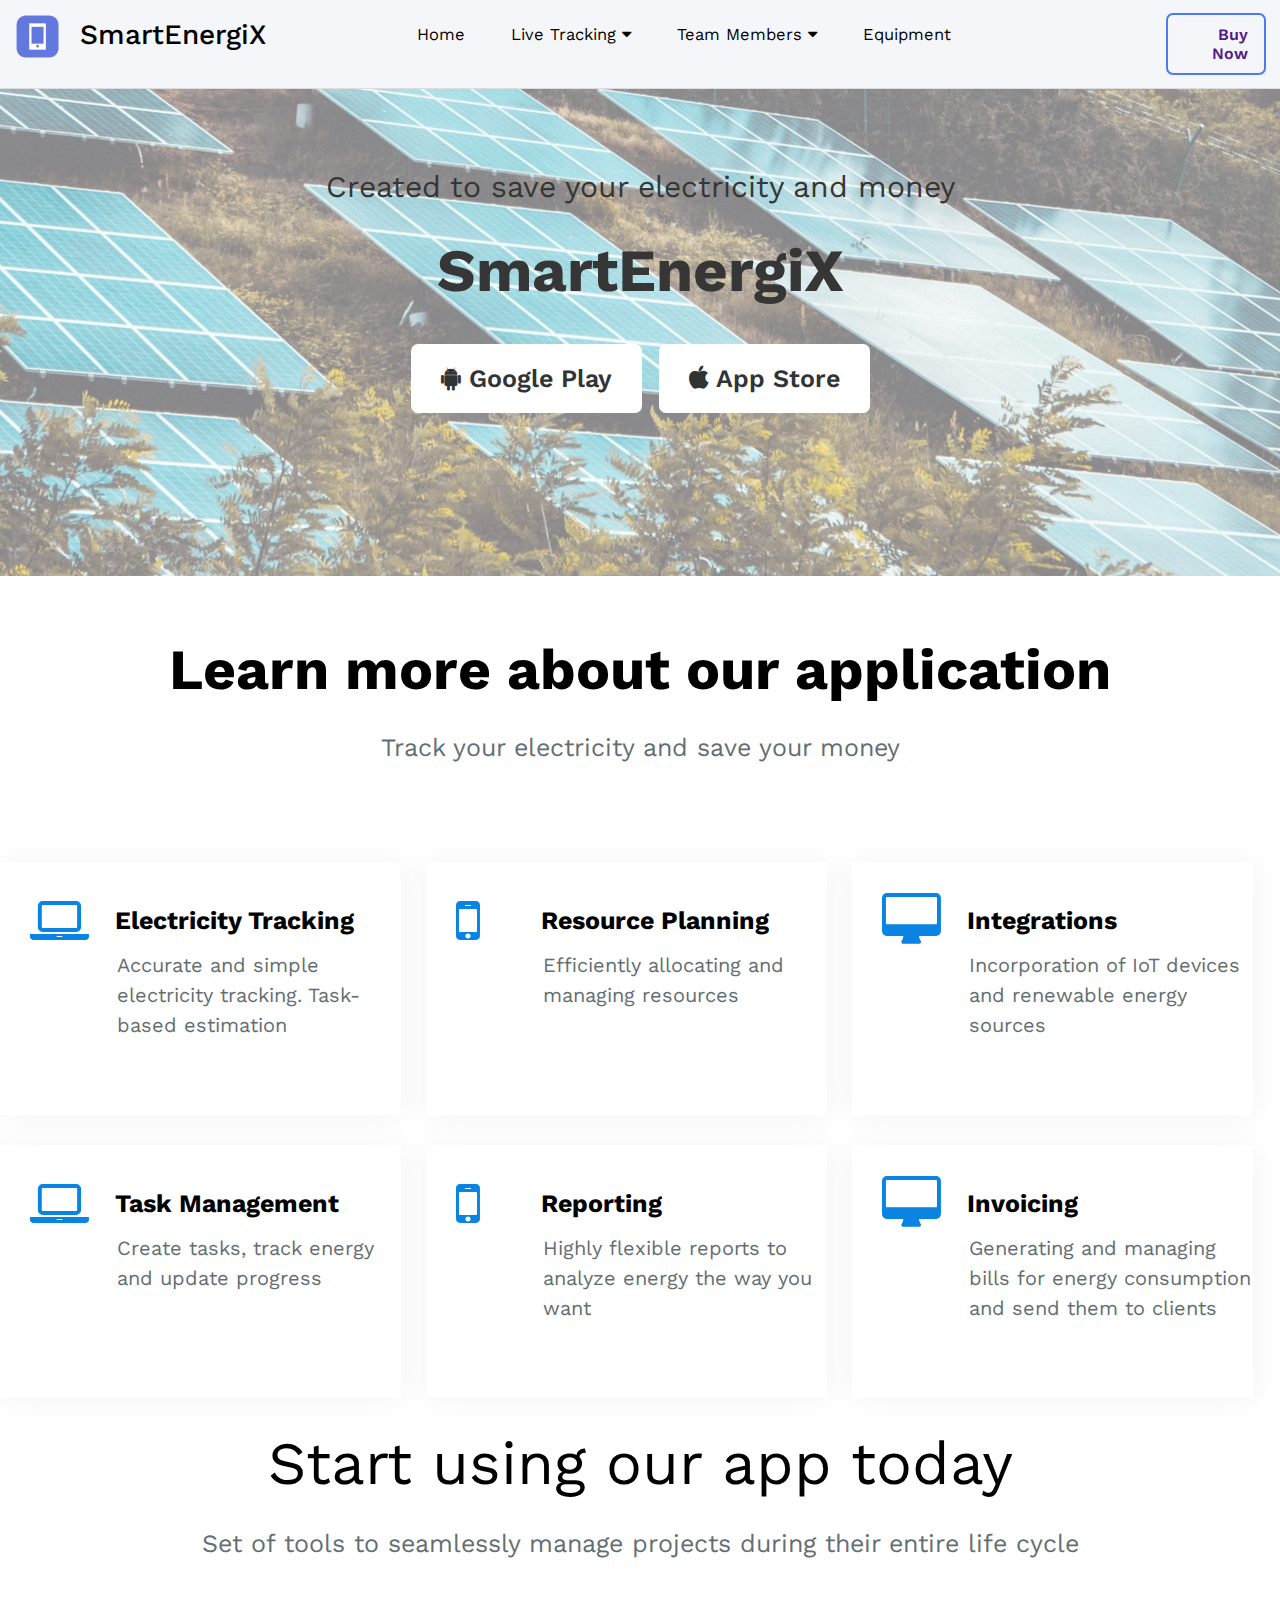
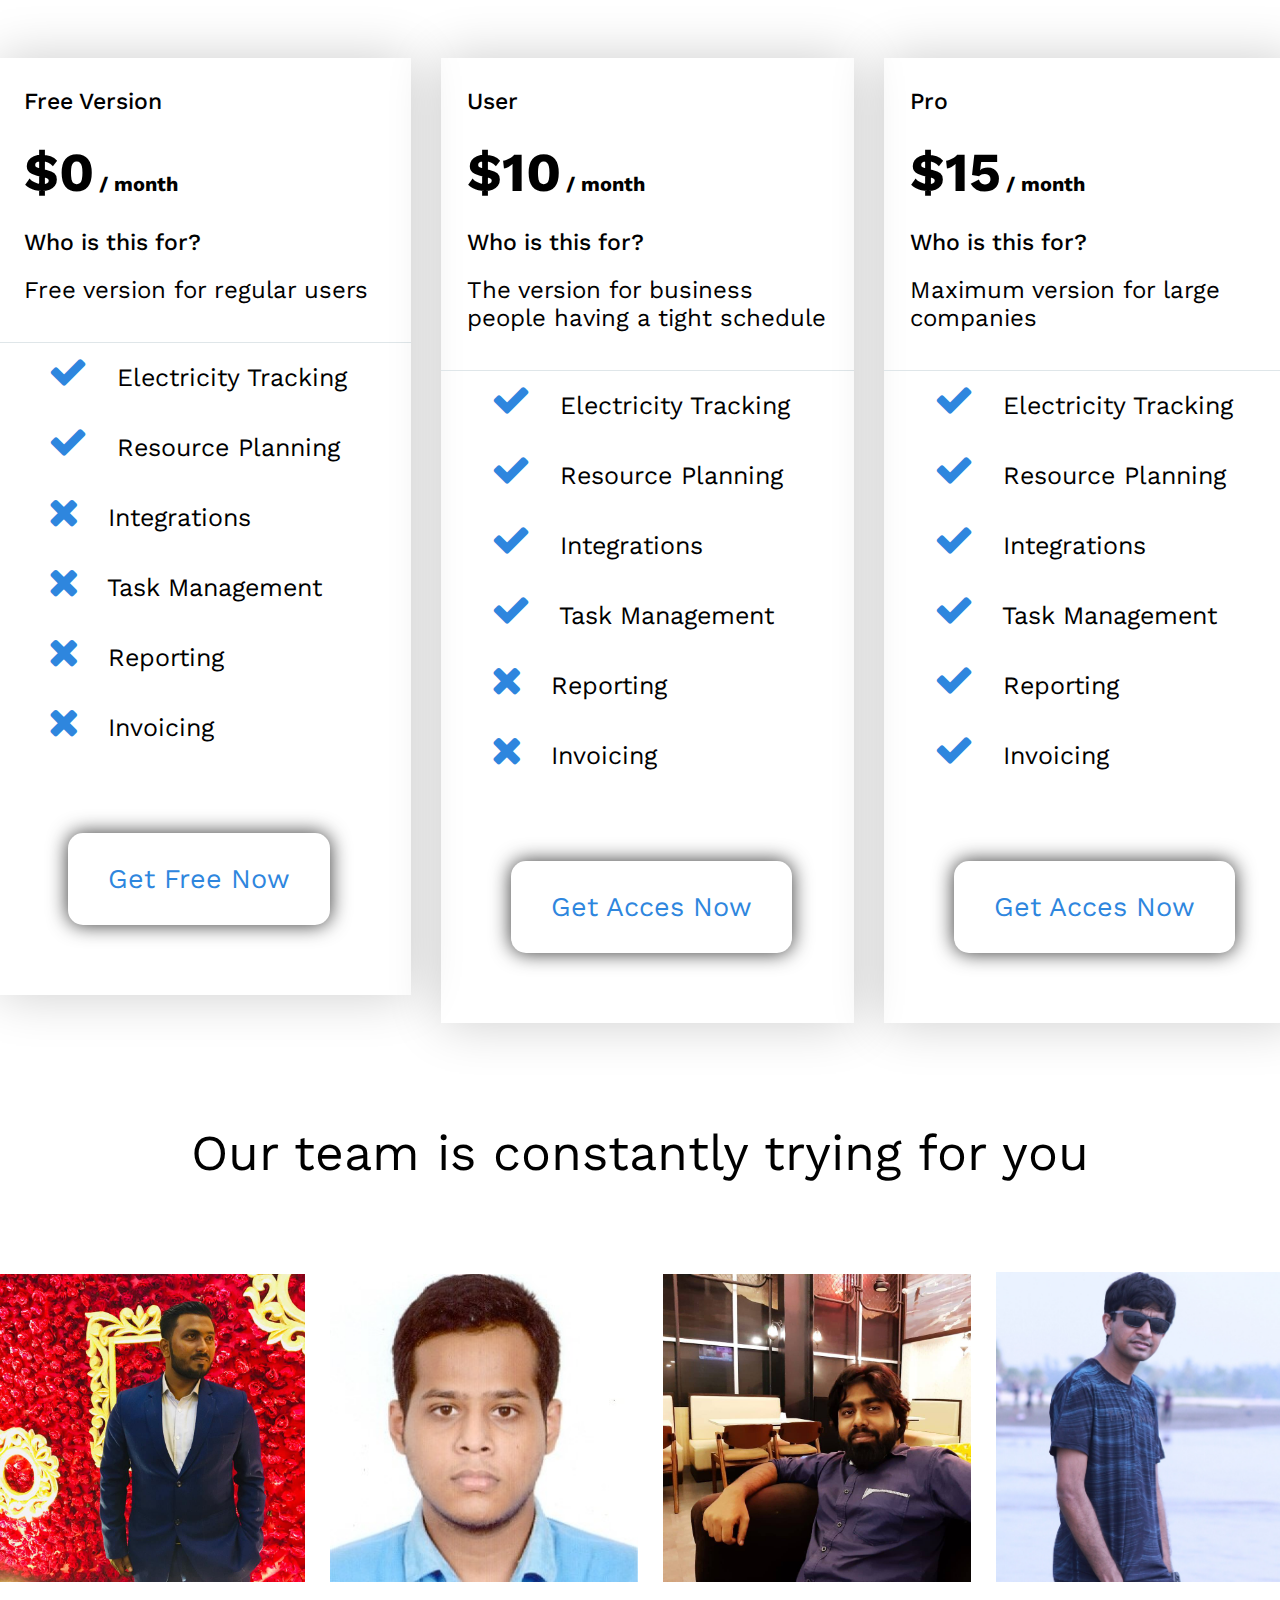
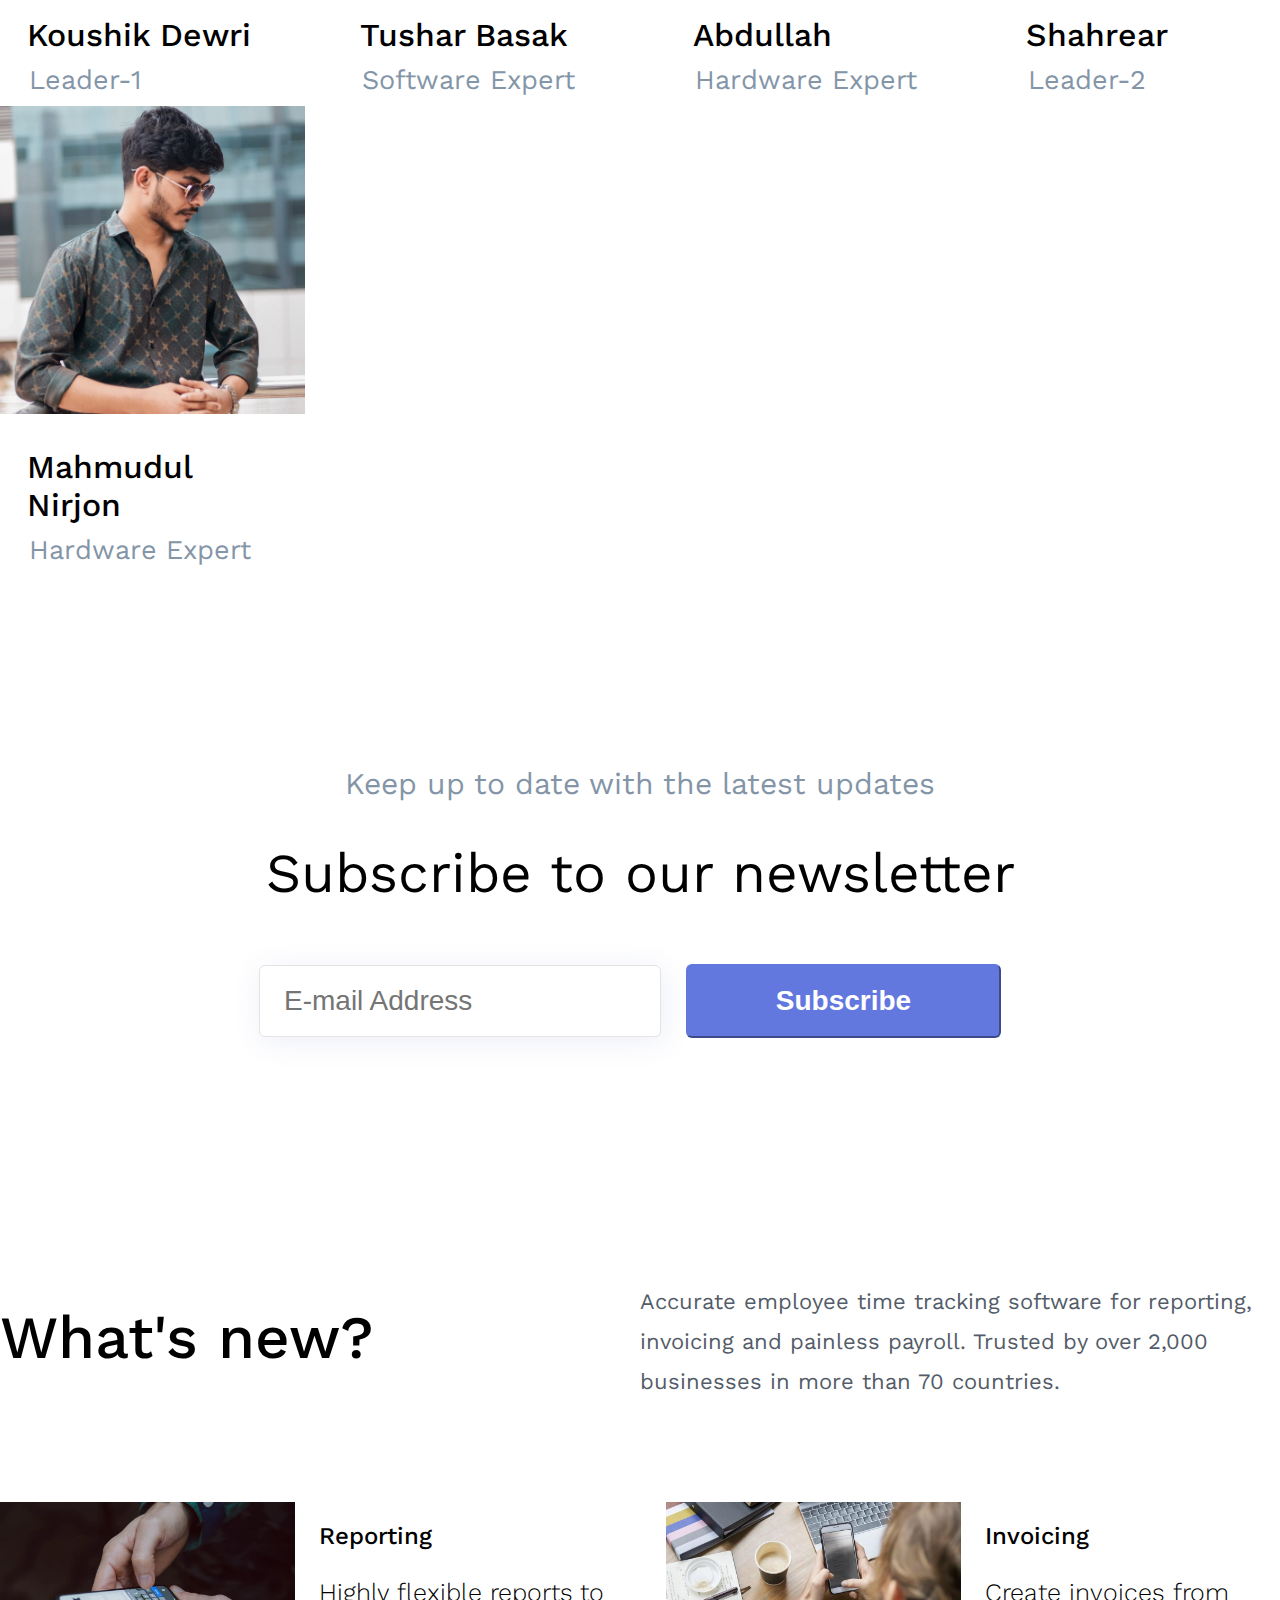
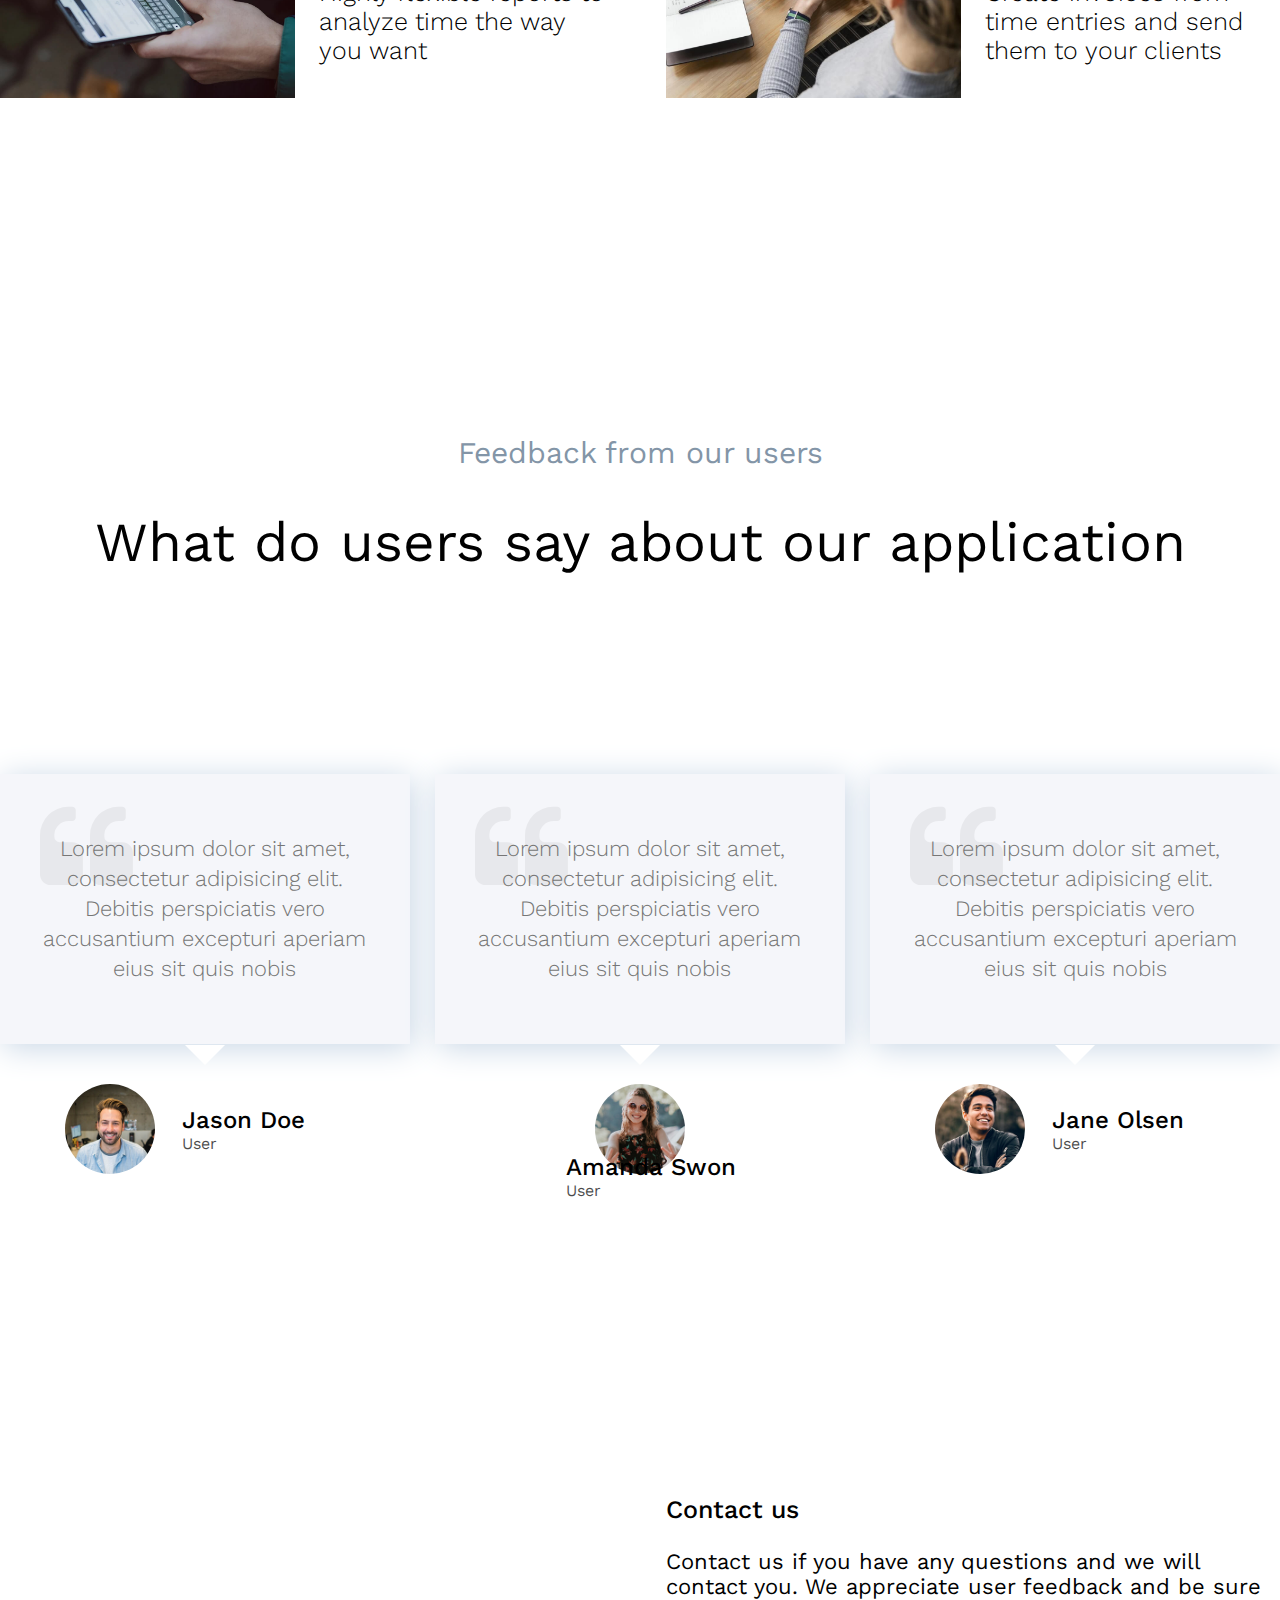
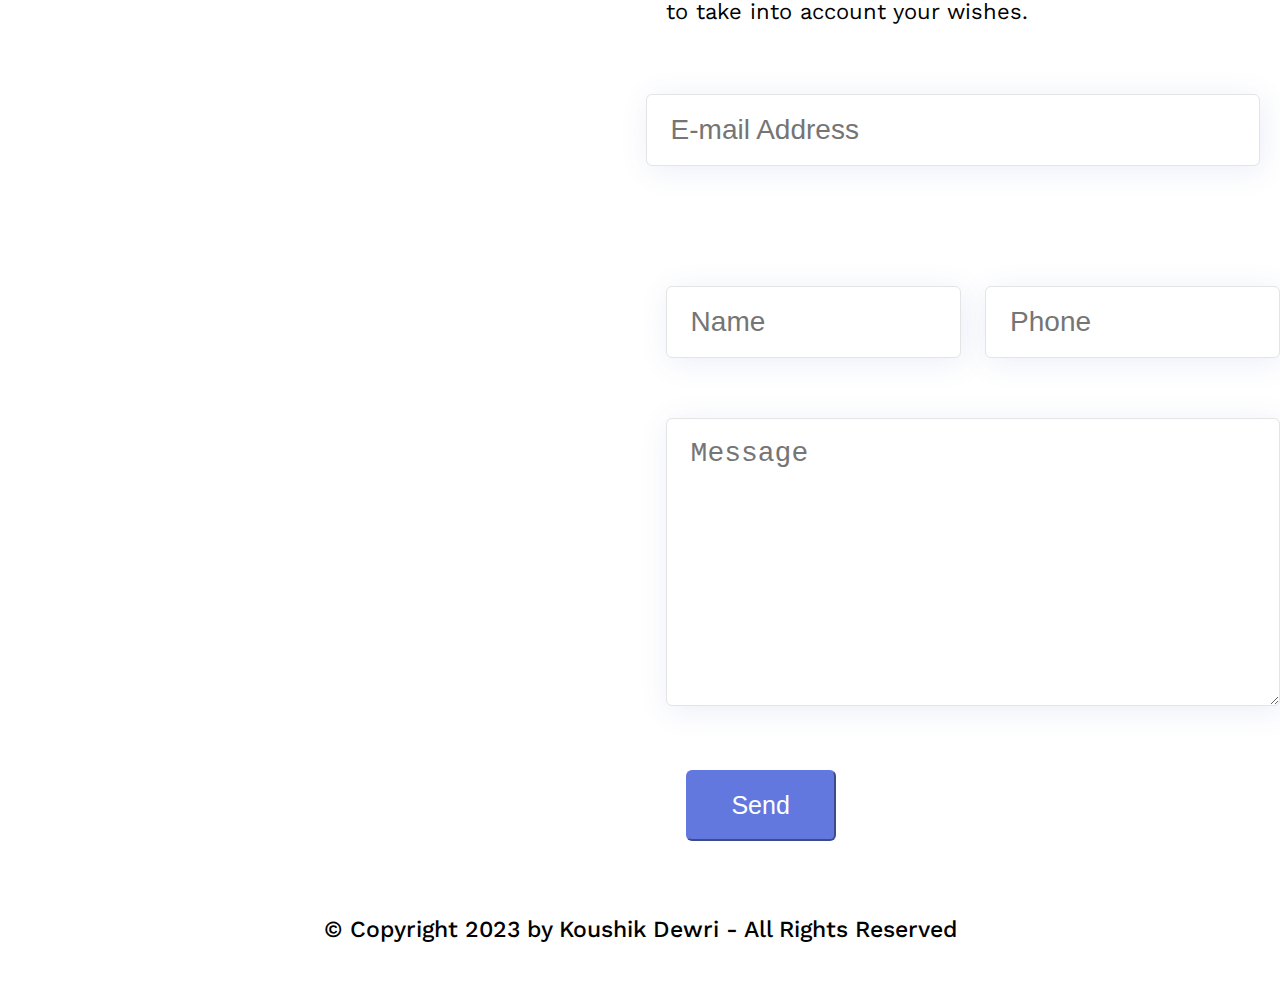
<file: index.html>
<!doctype html>
<html lang="en-us">
<head>
  <meta charset="UTF-8">
  <meta http-equiv="X-UA-Compatible" content="IE=Edge">
  <meta name="viewport" content="width=device-width, initial-scale=1, shrink-to-fit=no">
<<<<<<< HEAD
  <title> SmartEnergiX</title>
=======
  <title> SmartEnergiX </title>
>>>>>>> f2aff6c5328ee67dea0819930cacdc855d334c31
  <link href="https://fonts.googleapis.com/css2?family=Roboto:ital,wght@0,300;0,400;0,500;0,700;0,900;1,300;1,400;1,500;1,700;1,900&family=Work+Sans:ital,wght@0,200;0,300;0,400;0,500;0,600;0,700;0,800;0,900;1,200;1,300;1,400;1,500;1,600;1,700;1,800;1,900&display=swap" rel="stylesheet">
  <link rel="stylesheet" href="style.css">
  <link rel="stylesheet" href="https://cdnjs.cloudflare.com/ajax/libs/font-awesome/4.7.0/css/font-awesome.css" integrity="sha512-5A8nwdMOWrSz20fDsjczgUidUBR8liPYU+WymTZP1lmY9G6Oc7HlZv156XqnsgNUzTyMefFTcsFH/tnJE/+xBg==" crossorigin="anonymous" />
</head>
<body>
  <div class="header-section clear">
    <div class="header-logo left text-left">
      <a href="" target="_blank">
        <img src="img/logo.png" alt="">
        <span>SmartEnergiX</span>
      </a>
    </div>
    <div class="header-menu left text-left">
      <ul>
        <li><a href="index.html" target="_blank">Home</a></li>
        <li class="live"><a href="#">Live Tracking <i class="fa fa-caret-down" aria-hidden="true"></i>
            </a>
          <ul>
            <li><a href="" target="_blank">Energy Tracking</a></li>
            <li><a href="" target="_blank">Optimize Energy</a></li>
          </ul>
        </li>
        <li class="block"><a href="#">Team Members <i class="fa fa-caret-down" aria-hidden="true"></i>
              </a>
          <ul>
            <li><a href="members/koushik.html" target="_blank">Koushik Dewri</a></li>
            <li><a href="members/tushar.html" target="_blank">Tushar Basak</a></li>
            <li><a href="members/abdullah.html" target="_blank">Abdullah Mohammad</a></li>
            <li><a href="members/shahrear.html" target="_blank">Shahrear Rahman Neil</a></li>
            <li><a href="members/nirjon.html" target="_blank">Mahmudul Nirjon</a></li>
        

          </ul>
        </li>
        <li><a href="equipments/equipments.html" target="_blank">Equipment</a></li>
      </ul>
    </div>
    <div class="header-button left text-right">
      <a href="" target="_blank" class="header-btn">Buy Now</a>
    </div>
  </div>


  <!-- Banner-section -->


<div class="banner-section">
  <div class="banner-content text-center">
    <p>Created to save your electricity and money</p>
    <h1>SmartEnergiX</h1>
    <a class="defult-btn" href="" target="_blank"><i class="fa fa-android" aria-hidden="true"></i>
 Google Play</a>
    <a class="defult-btn" href="" target="_blank"><i class="fa fa-apple" aria-hidden="true"></i>
 App Store</a>
  </div>
</div>



<!-- service section -->


<div class="service-section container">
  <div class="service-text text-center">
    <h1>Learn more about our application</h1>
    <p>Track your electricity and save your money</p>
  </div>
  <div class="service-item clear">
    <div class="service-box left">
      <div class="s-icon">
        <span><i class="fa fa-laptop" aria-hidden="true"></i>
        </span>
      </div>
      <div class="s-content">
        <h6>Electricity Tracking</h6>
        <p>Accurate and simple electricity tracking. Task-based estimation</p>
      </div>
    </div>
    <div class="service-box left re">
      <div class="s-icon">
        <span><i class="fa fa-mobile" aria-hidden="true"></i>
        </span>
      </div>
      <div class="s-content">
        <h6>Resource Planning</h6>
        <p>Efficiently allocating and managing resources</p>
      </div>
    </div>
    <div class="service-box left">
      <div class="s-icon">
        <span><i class="fa fa-desktop" aria-hidden="true"></i>
        </span>
      </div>
      <div class="s-content">
        <h6>Integrations</h6>
        <p>Incorporation of IoT devices and renewable energy sources</p>
      </div>
    </div>
    <div class="service-box left ta">
      <div class="s-icon">
        <span><i class="fa fa-laptop" aria-hidden="true"></i>
        </span>
      </div>
      <div class="s-content">
        <h6>Task Management</h6>
        <p>Create tasks, track energy and update progress</p>
      </div>
    </div>
    <div class="service-box left">
      <div class="s-icon">
        <span><i class="fa fa-mobile" aria-hidden="true"></i>
        </span>
      </div>
      <div class="s-content">
        <h6>Reporting</h6>
        <p>Highly flexible reports to analyze energy the way you want</p>
      </div>
    </div>
    <div class="service-box left">
      <div class="s-icon">
        <span><i class="fa fa-desktop" aria-hidden="true"></i>
        </span>
      </div>
      <div class="s-content">
        <h6>Invoicing</h6>
        <p>Generating and managing bills for energy consumption and send them to clients</p>
      </div>
    </div>
  </div>
</div>


<!-- Price Testimonial -->


<div class="price-testimonial container">
  <div class="section-title text-center">
    <span>Start using our app today</span>
    <p>Set of tools to seamlessly manage projects during their entire life cycle</p>
  </div>

  <div class="price-table clear">
    <div class="price-table-item left">
      <div class="p-heading text-left">
        <h6 class="ha">Free Version</h6>
        <h1 class="hey">$0 </h1>
        <h1 class="h">/ month</h1>
        <h6 class="head">Who is this for?</h6>
        <p>Free version for regular users</p>
      </div>
      <div class="p-content text-left">
        <ul>
          <li class="tik"><i class="fa fa-check" aria-hidden="true"></i>
Electricity Tracking</li>
          <li class="tik"><i class="fa fa-check" aria-hidden="true"></i>
Resource Planning</li>
          <li class="xx"><i class="fa fa-times" aria-hidden="true"></i>
Integrations</li>
          <li class="xx"><i class="fa fa-times" aria-hidden="true"></i>
Task Management</li>
          <li class="xx"><i class="fa fa-times" aria-hidden="true"></i>
Reporting</li>
          <li class="xx"><i class="fa fa-times" aria-hidden="true"></i>
Invoicing</li>
        </ul>
      </div>
      <div class="p-button ">
        <a href="https://mobirise.com/">Get Free Now</a>
      </div>
    </div>

    <div class="price-table-item left">
      <div class="p-heading text-left">
        <h6 class="ha">User</h6>
        <h1 class="hey">$10 </h1>
        <h1 class="h">/ month</h1>
        <h6 class="head">Who is this for?</h6>
        <p>The version for business people having a tight schedule</p>
      </div>
      <div class="p-content text-left">
        <ul>
          <li class="tik"><i class="fa fa-check" aria-hidden="true"></i>
Electricity Tracking</li>
          <li class="tik"><i class="fa fa-check" aria-hidden="true"></i>
Resource Planning</li>
          <li class="tik"><i class="fa fa-check" aria-hidden="true"></i>
Integrations</li>
          <li class="tik"><i class="fa fa-check" aria-hidden="true"></i>
Task Management</li>
          <li class="xx"><i class="fa fa-times" aria-hidden="true"></i>
Reporting</li>
          <li class="xx"><i class="fa fa-times" aria-hidden="true"></i>
Invoicing</li>
        </ul>
      </div>
      <div class="p-button">
        <a href="https://mobirise.com/">Get Acces Now</a>
      </div>
    </div>

    <div class="price-table-item left">
      <div class="p-heading text-left">
        <h6 class="ha">Pro</h6>
        <h1 class="hey">$15 </h1>
        <h1 class="h">/ month</h1>
        <h6 class="head">Who is this for? </h6>
        <p>Maximum version for large companies</p>
      </div>
      <div class="p-content text-left">
        <ul>
          <li class="tik"><i class="fa fa-check" aria-hidden="true"></i>
Electricity Tracking</li>
          <li class="tik"><i class="fa fa-check" aria-hidden="true"></i>
Resource Planning</li>
          <li class="tik"><i class="fa fa-check" aria-hidden="true"></i>
Integrations</li>
          <li class="tik"><i class="fa fa-check" aria-hidden="true"></i>
Task Management</li>
          <li class="tik"><i class="fa fa-check" aria-hidden="true"></i>
Reporting</li>
          <li class="tik"><i class="fa fa-check" aria-hidden="true"></i>
Invoicing</li>
        </ul>
      </div>
      <div class="p-button">
        <a href="https://mobirise.com/">Get Acces Now</a>
      </div>
    </div>
  </div>
</div>




<!-- Team Members -->



<div class="team-section container">
  <div class="team-text text-center">
    <h1>Our team is constantly trying for you</h1>
  </div>
  <div class="team-members">

    <div class="1st-member-name name">
      <img src="img/ko.jpg" alt="">
      <h1>Koushik Dewri</h1>
      <p>Leader-1</p>
    </div>
    <div class="2nd-member-name name">
      <img src="img/tushar.jpg" alt="">
      <h1>Tushar Basak</h1>
      <p>Software Expert</p>
    </div>
    <div class="3rd-member-name name">
      <img src="img/abdullah.jpg" alt="">
      <h1>Abdullah</h1>
      <p>Hardware Expert</p>
    </div>
    <div class="4th-member-name name">
      <img src="img/ne.jpg" alt="">
      <h1>Shahrear</h1>
      <p>Leader-2</p>
    </div>

    <div class="4th-member-name name">
      <img src="img/nir.jpg" alt="">
      <h1>Mahmudul Nirjon</h1>
      <p>Hardware Expert</p>
    </div>

    
  </div>
</div>



<!-- newsletter -->



<div class="newsletter container">
  <div class="section-title newsletter-text text-center">
    <p>Keep up to date with the latest updates</p>
    <span>Subscribe to our newsletter</span>
    <div class="newsletter-form">
      <form action="https://mobirise.com/">
        <input type="email" class="new-input" placeholder="E-mail Address" name="" value="">
        <button type="submit" class="submit-btn" name="button">Subscribe</button>
      </form>
    </div>
  </div>
</div>



<!-- what-new  -->



<div class="what-new container">
  <div class="what-new-text clear">
    <div class="left-text left">
      <h1>What's new?</h1>
    </div>
    <div class="right-text right">
      <p>
Accurate employee time tracking software for reporting, invoicing and painless payroll. Trusted by over 2,000 businesses in more than 70 countries.
</p>
    </div>
  </div>
  <div class="what-new-content clear">
    <div class="left-content left clear">
      <div class="img-content left">
        <img src="img/02.jpg" alt="">
      </div>
      <div class="img-text right">
        <h6>Reporting</h6>
        <p>Highly flexible reports to analyze time the way you want</p>
      </div>
    </div>
    <div class="right-content right clear">
      <div class="img-content left">
        <img src="img/03.jpg" alt="">
      </div>
      <div class="img-text right">
        <h6>Invoicing</h6>
        <p>Create invoices from time entries and send them to your clients</p>
      </div>
    </div>
  </div>
</div>



<!-- Feedback  -->


<div class="feedback-section container">
  <div class="newsletter-text text-center">
    <p>Feedback from our users</p>
    <span> What do users say about our application</span>
  </div>
</div>


<div class="feedback-content container clear">
  <div class="f-item left">
    <div class="f-text">
      <p>
         Lorem ipsum dolor sit amet, consectetur adipisicing elit. Debitis perspiciatis vero accusantium excepturi     aperiam eius sit quis nobis
      </p>
    </div>
    <div class="f-img">
      <img src="img/face1.jpg" alt="">
      <div class="f-bio">
        <h5>Jason Doe</h5>
        <span>User</span>
      </div>
    </div>
  </div>

  <div class="f-item left">
    <div class="f-text">
      <p>
         Lorem ipsum dolor sit amet, consectetur adipisicing elit. Debitis perspiciatis vero accusantium excepturi     aperiam eius sit quis nobis
      </p>
    </div>
    <div class="f-img">
      <img src="img/face2.jpg" alt="">
      <div class="f-bio">
        <h5>Amanda Swon</h5>
        <span>User</span>
      </div>
    </div>
  </div>

  <div class="f-item left">
    <div class="f-text">
      <p>
         Lorem ipsum dolor sit amet, consectetur adipisicing elit. Debitis perspiciatis vero accusantium excepturi     aperiam eius sit quis nobis
      </p>
    </div>
    <div class="f-img">
      <img src="img/face3.jpg" alt="">
      <div class="f-bio">
        <h5>Jane Olsen</h5>
        <span>User</span>
      </div>
    </div>
  </div>
</div>





<!-- Contact Section -->




<div class="contact-section container">
  <div class="contact-row clear">
    <div class="content-left-map left">
      <iframe src="https://www.google.com/maps/embed?pb=!1m18!1m12!1m3!1d233667.82239252984!2d90.2792377959246!3d23.7808874561602!2m3!1f0!2f0!3f0!3m2!1i1024!2i768!4f13.1!3m3!1m2!1s0x3755b8b087026b81%3A0x8fa563bbdd5904c2!2sDhaka%2C%20Bangladesh!5e0!3m2!1sen!2sus!4v1604785065324!5m2!1sen!2sus" width="100%" height="900" frameborder="0" style="border:0;" allowfullscreen="" aria-hidden="false" tabindex="0"></iframe>
    </div>
    <div class="content-right-form right">
      <h4>Contact us</h4>
      <p>Contact us if you have any questions and we will contact you. We appreciate user feedback and be sure to take into account your wishes.</p>
      <div class="contact-form clear">
        <form action="#">
          <input type="email" placeholder="E-mail Address" class="new-input w100">
          <input type="text" placeholder="Name" class="new-input w50 left">
          <input type="number" placeholder="Phone" class="new-input w50 right">
          <textarea class="new-input message" placeholder="Message" rows="8" cols="80"></textarea>
          <button type="submit" class="submit-btn sent-btn" name="button">Send</button>
        </form>
      </div>
    </div>
  </div>


  <div class="footer text-center">
    <p>
© Copyright 2023 by Koushik Dewri - All Rights Reserved
</p>
  </div>
</div>
</body>
</html>
</file>
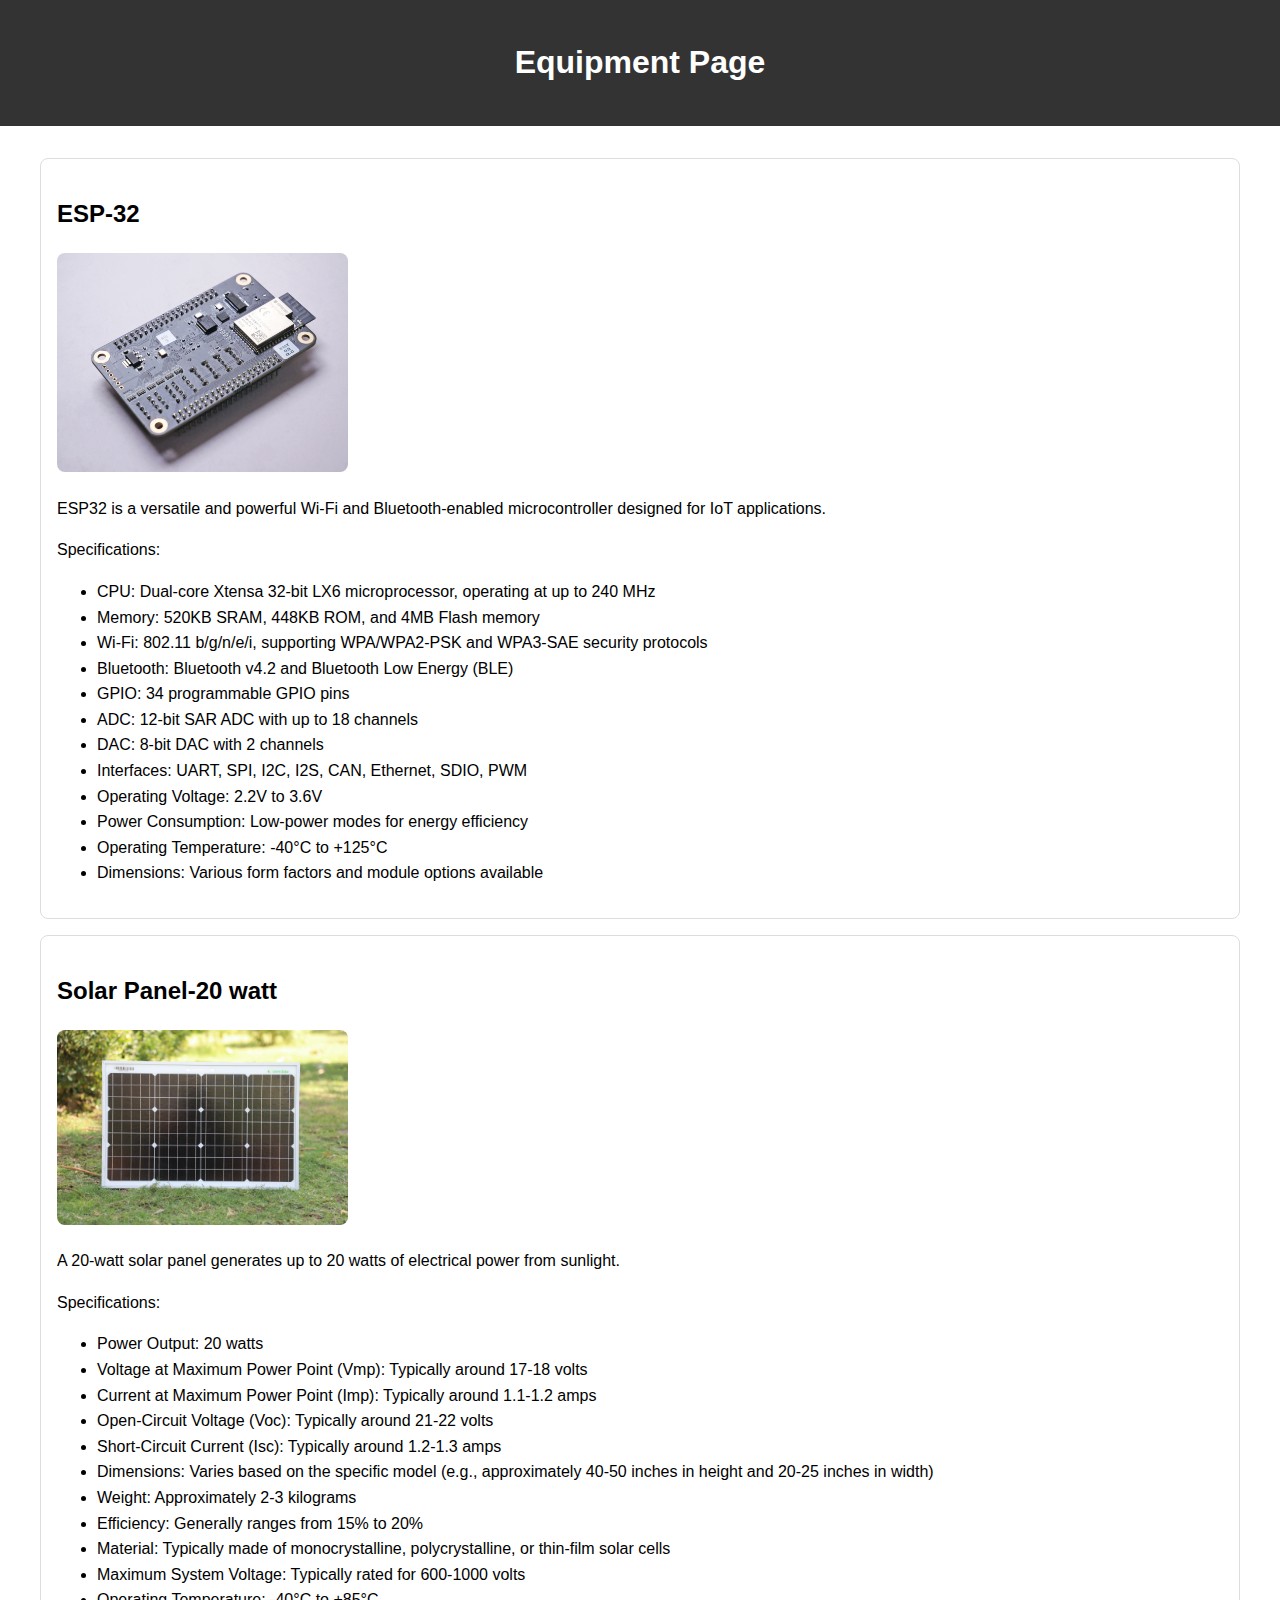
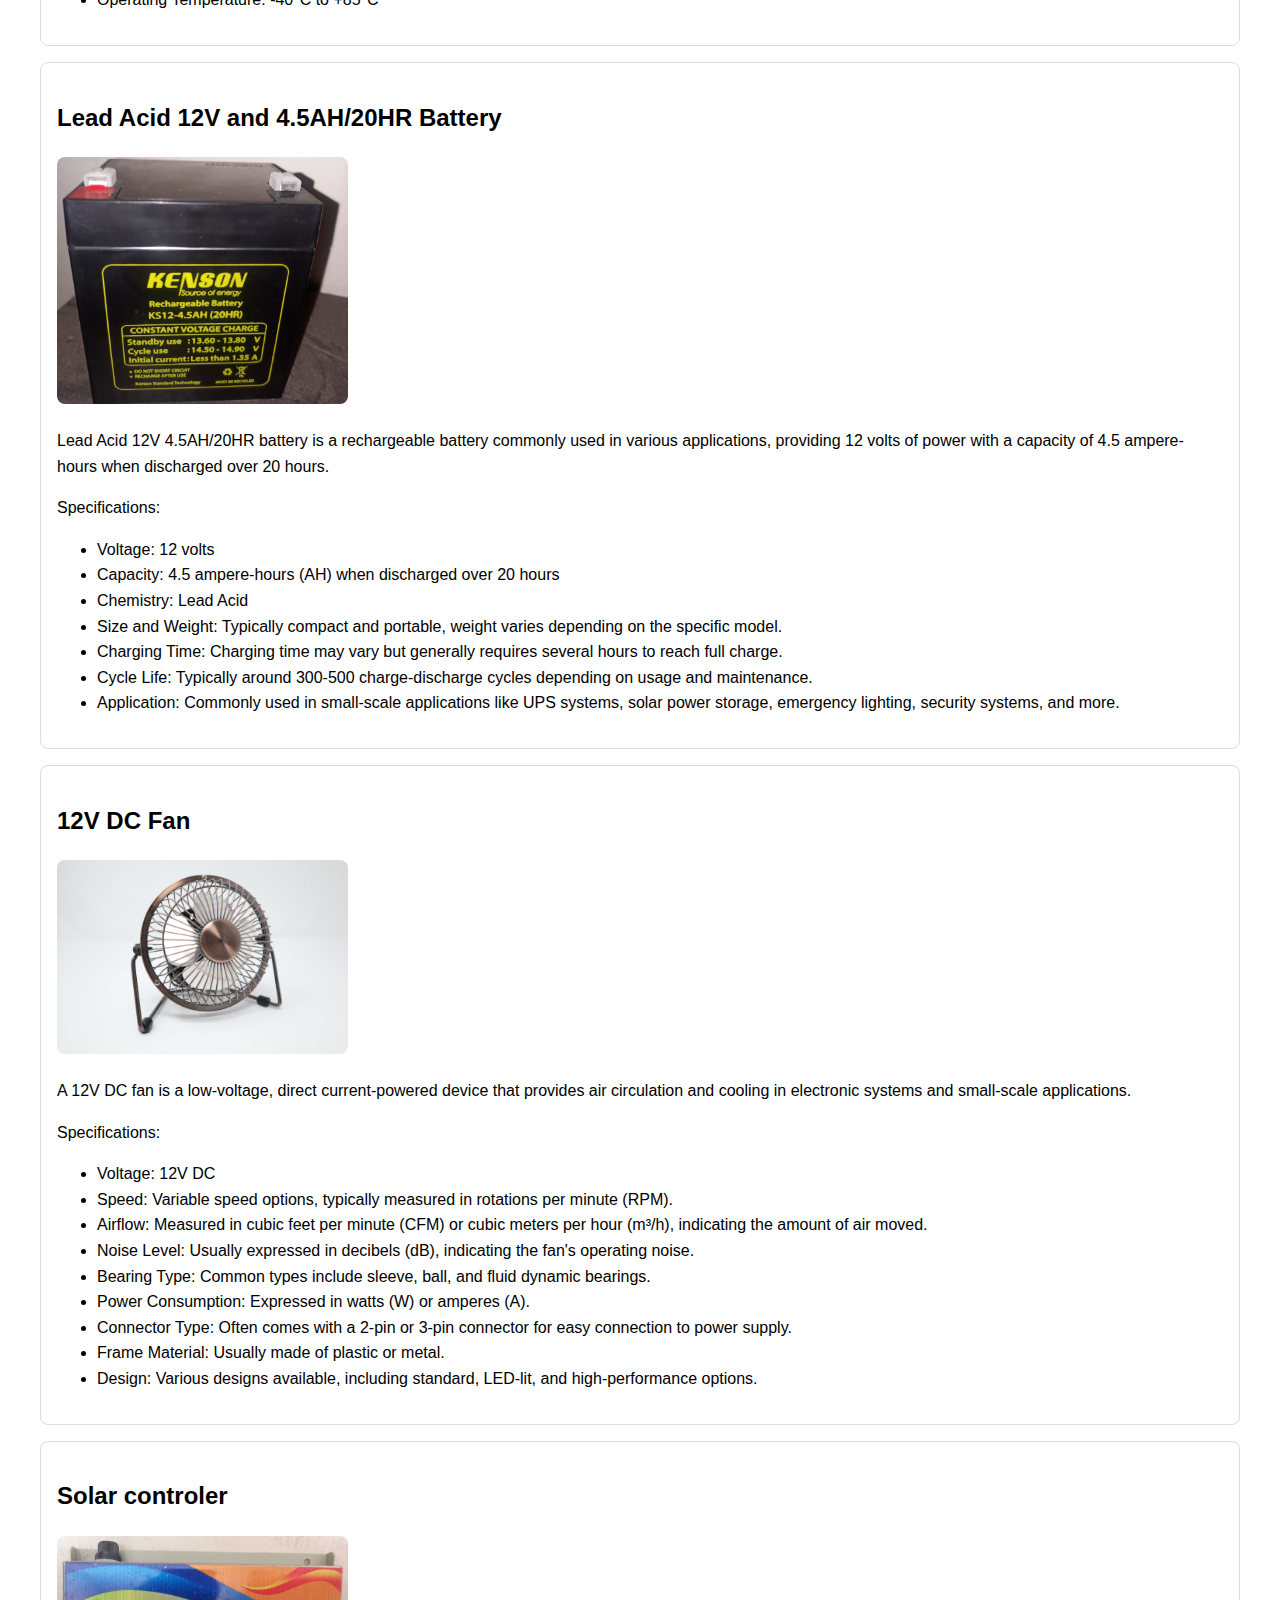
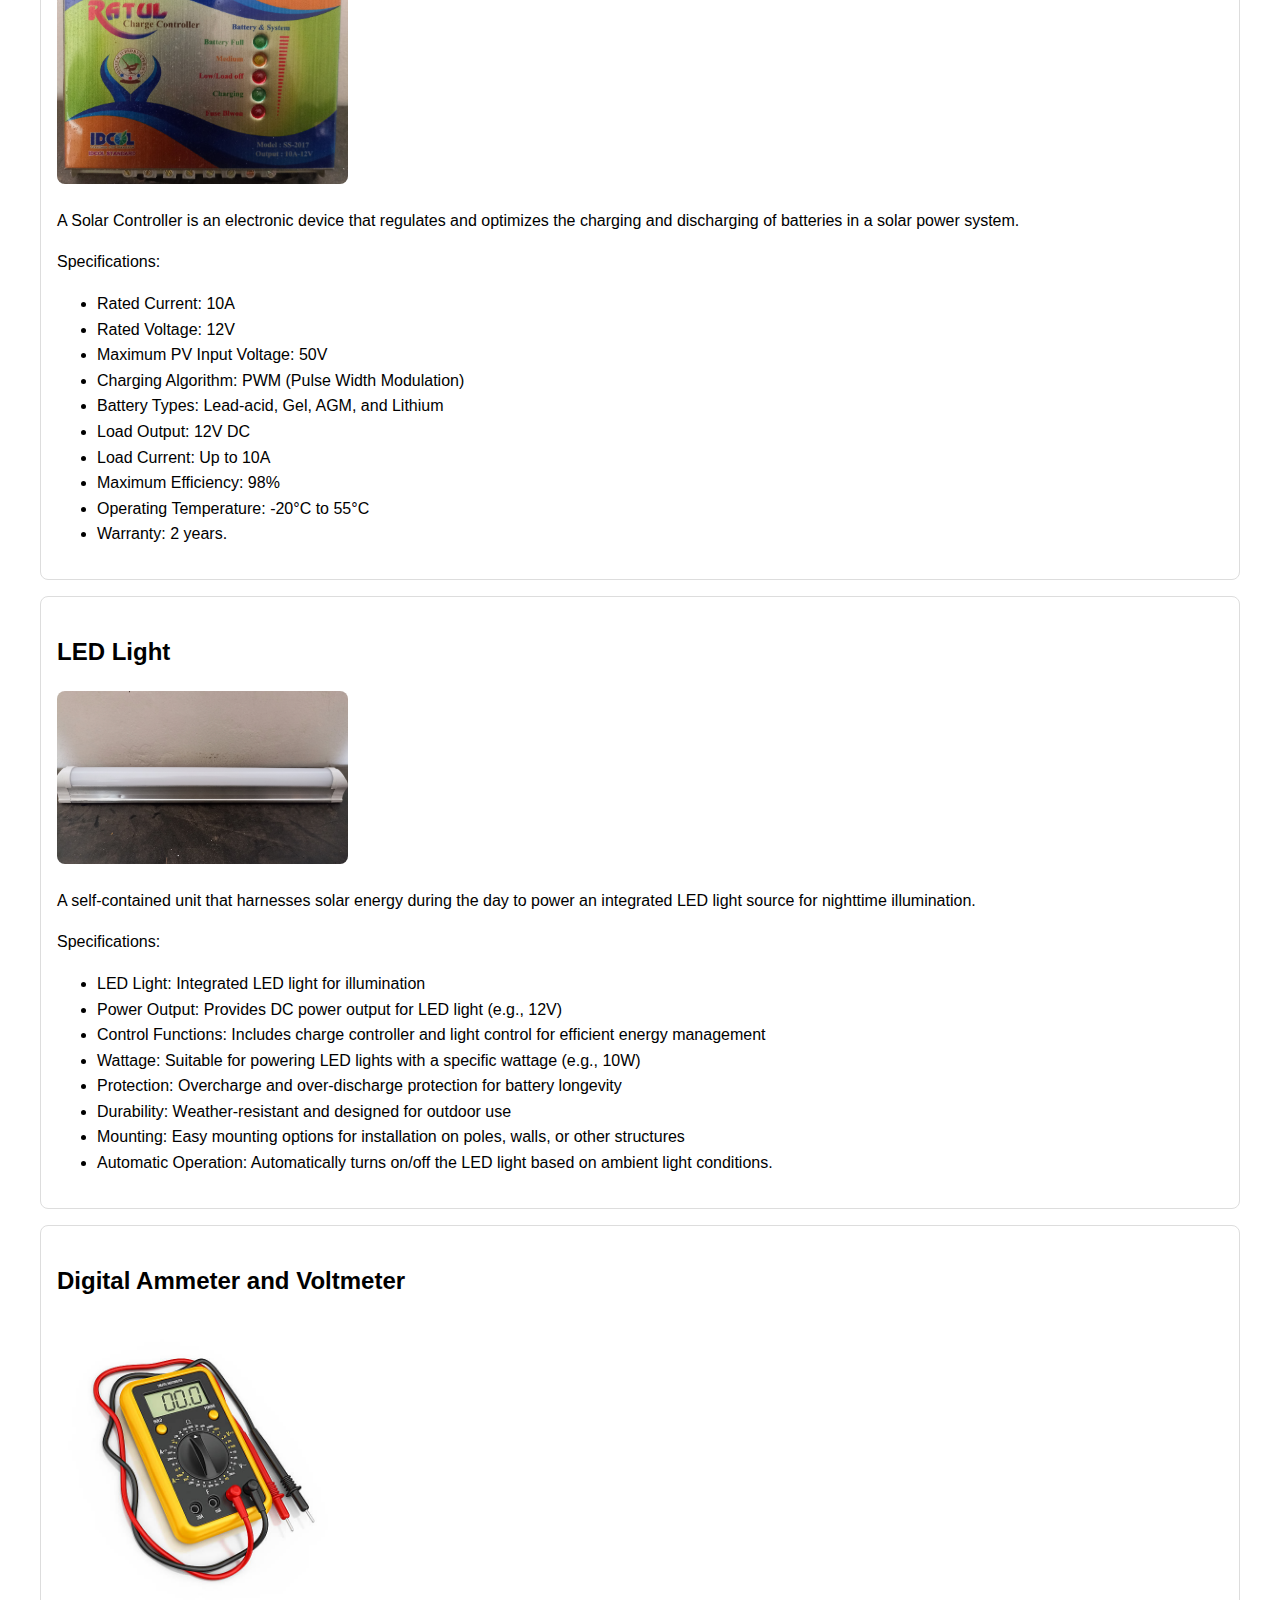
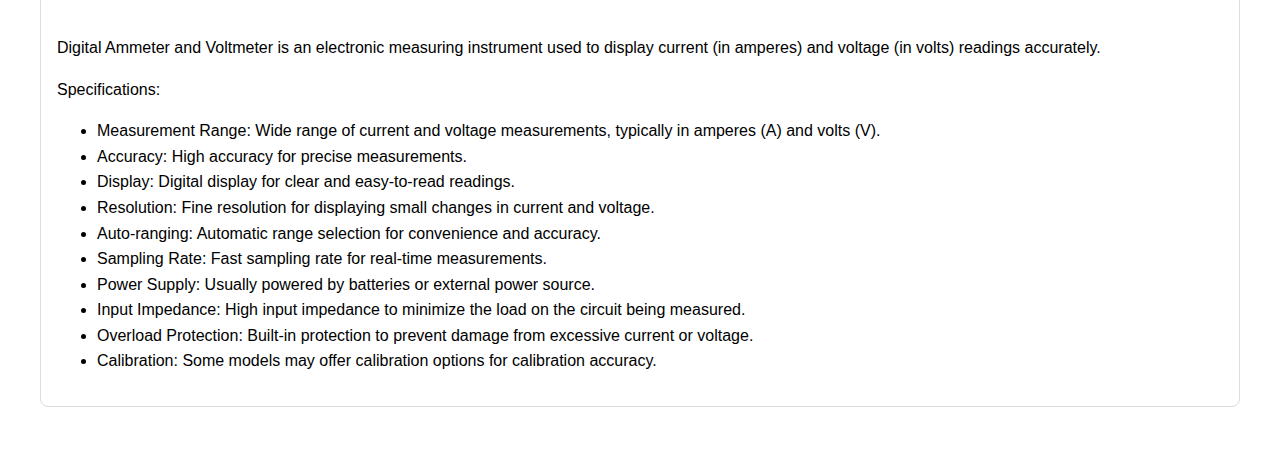
<file: equipments/equipments.html>
<!doctype html>
<html lang="en-us">
<head>
  <meta charset="UTF-8">
  <meta http-equiv="X-UA-Compatible" content="IE=Edge">
  <meta name="viewport" content="width=device-width, initial-scale=1, shrink-to-fit=no">
  <title>Equipment Page</title>
  <link href="https://fonts.googleapis.com/css2?family=Roboto:ital,wght@0,300;0,400;0,500;0,700;0,900;1,300;1,400;1,500;1,700;1,900&family=Work+Sans:ital,wght@0,200;0,300;0,400;0,500;0,600;0,700;0,800;0,900;1,200;1,300;1,400;1,500;1,600;1,700;1,800;1,900&display=swap" rel="stylesheet">
  <link rel="stylesheet" href="equipments.css">
  <link rel="stylesheet" href="https://cdnjs.cloudflare.com/ajax/libs/font-awesome/4.7.0/css/font-awesome.css" integrity="sha512-5A8nwdMOWrSz20fDsjczgUidUBR8liPYU+WymTZP1lmY9G6Oc7HlZv156XqnsgNUzTyMefFTcsFH/tnJE/+xBg==" crossorigin="anonymous" />
</head>
<body>
    <header>
        <h1>Equipment Page</h1>
      </header>
      <div class="container">
        <!-- Equipment Card 1 -->
        <div class="equipment-card">
          <h2>ESP-32</h2>
          <img class="equipment-image" src="images/esp32.jpg" alt="Equipment 1">
          <p>ESP32 is a versatile and powerful Wi-Fi and Bluetooth-enabled microcontroller designed for IoT applications.</p>
          <p>Specifications:</p>
          <ul>
            <li>CPU: Dual-core Xtensa 32-bit LX6 microprocessor, operating at up to 240 MHz</li>
            <li>Memory: 520KB SRAM, 448KB ROM, and 4MB Flash memory
            </li>
            <li>Wi-Fi: 802.11 b/g/n/e/i, supporting WPA/WPA2-PSK and WPA3-SAE security protocols
            </li>
            <li>Bluetooth: Bluetooth v4.2 and Bluetooth Low Energy (BLE)
            </li>
            <li>GPIO: 34 programmable GPIO pins
            </li>
            <li>ADC: 12-bit SAR ADC with up to 18 channels
            </li>
            <li>DAC: 8-bit DAC with 2 channels
            </li>
            <li>Interfaces: UART, SPI, I2C, I2S, CAN, Ethernet, SDIO, PWM
            </li>
            <li>Operating Voltage: 2.2V to 3.6V
            </li>
            <li>Power Consumption: Low-power modes for energy efficiency
            </li>
            <li>Operating Temperature: -40°C to +125°C
            </li>
            <li>Dimensions: Various form factors and module options available
            </li>
            <!-- Add more specifications as needed -->
          </ul>
        </div>
    
        <!-- Equipment Card 2 -->
        <div class="equipment-card">
          <h2>Solar Panel-20 watt</h2>
          <img class="equipment-image" src="images/solar.jpg" alt="Equipment 2">
          <p>A 20-watt solar panel generates up to 20 watts of electrical power from sunlight.</p>
          <p>Specifications:</p>
          <ul>
            <li>Power Output: 20 watts</li>
            <li>Voltage at Maximum Power Point (Vmp): Typically around 17-18 volts</li>
            <li>Current at Maximum Power Point (Imp): Typically around 1.1-1.2 amps</li>
            <li>Open-Circuit Voltage (Voc): Typically around 21-22 volts</li>
            <li>Short-Circuit Current (Isc): Typically around 1.2-1.3 amps</li>
            <li>Dimensions: Varies based on the specific model (e.g., approximately 40-50 inches in height and 20-25 inches in width)</li>
            <li>Weight: Approximately 2-3 kilograms
            </li>
            <li>Efficiency: Generally ranges from 15% to 20%
            </li>
            <li>Material: Typically made of monocrystalline, polycrystalline, or thin-film solar cells
            </li>
            <li>Maximum System Voltage: Typically rated for 600-1000 volts
            </li>
            <li>Operating Temperature: -40°C to +85°C
            </li>
            <!-- Add more specifications as needed -->
          </ul>
        </div>

        <!-- Equipment Card 2 -->
        <div class="equipment-card">
            <h2>Lead Acid 12V and 4.5AH/20HR Battery</h2>
            <img class="equipment-image" src="images/battery.jpg" alt="Equipment 2">
            <p>Lead Acid 12V 4.5AH/20HR battery is a rechargeable battery commonly used in various applications, providing 12 volts of power with a capacity of 4.5 ampere-hours when discharged over 20 hours.</p>
            <p>Specifications:</p>
            <ul>
              <li>Voltage: 12 volts</li>
              <li>Capacity: 4.5 ampere-hours (AH) when discharged over 20 hours
            </li>
              <li>Chemistry: Lead Acid
            </li>
              <li>Size and Weight: Typically compact and portable, weight varies depending on the specific model.
            </li>
              <li>Charging Time: Charging time may vary but generally requires several hours to reach full charge.
            </li>
              <li>Cycle Life: Typically around 300-500 charge-discharge cycles depending on usage and maintenance.
            </li>
              <li>Application: Commonly used in small-scale applications like UPS systems, solar power storage, emergency lighting, security systems, and more.
            </li>
        
              <!-- Add more specifications as needed -->
            </ul>
          </div>


          <!-- Equipment Card 2 -->
        <div class="equipment-card">
            <h2>12V DC Fan</h2>
            <img class="equipment-image" src="images/fan.jpg" alt="Equipment 2">
            <p>A 12V DC fan is a low-voltage, direct current-powered device that provides air circulation and cooling in electronic systems and small-scale applications.</p>
            <p>Specifications:</p>
            <ul>
                <li>Voltage: 12V DC
                </li>
                <li>Speed: Variable speed options, typically measured in rotations per minute (RPM).
                </li>
                <li>Airflow: Measured in cubic feet per minute (CFM) or cubic meters per hour (m³/h), indicating the amount of air moved.
                </li>
                <li>Noise Level: Usually expressed in decibels (dB), indicating the fan's operating noise.
                </li>
                <li>Bearing Type: Common types include sleeve, ball, and fluid dynamic bearings.
                </li>
                <li>Power Consumption: Expressed in watts (W) or amperes (A).
                </li>
                <li>Connector Type: Often comes with a 2-pin or 3-pin connector for easy connection to power supply.
                </li>
                <li>Frame Material: Usually made of plastic or metal.
                </li>
                <li>Design: Various designs available, including standard, LED-lit, and high-performance options.
                </li>
        
              <!-- Add more specifications as needed -->
            </ul>
          </div>


          <!-- Equipment Card 2 -->
        <div class="equipment-card">
            <h2>Solar controler</h2>
            <img class="equipment-image" src="images/controler.jpg" alt="Equipment 2">
            <p>A Solar Controller is an electronic device that regulates and optimizes the charging and discharging of batteries in a solar power system.</p>
            <p>Specifications:</p>
            <ul>
                <li>Rated Current: 10A
                </li>
                <li>Rated Voltage: 12V
                </li>
                <li>Maximum PV Input Voltage: 50V
                </li>
                <li>Charging Algorithm: PWM (Pulse Width Modulation)
                </li>
                <li>Battery Types: Lead-acid, Gel, AGM, and Lithium
                </li>
                <li>Load Output: 12V DC
                </li>
                <li>Load Current: Up to 10A
                </li>
                <li>Maximum Efficiency: 98%
                </li>
                <li>Operating Temperature: -20°C to 55°C
                </li>
                <li>Warranty: 2 years.
                </li>
              <!-- Add more specifications as needed -->
            </ul>
          </div>


          <!-- Equipment Card 2 -->
        <div class="equipment-card">
            <h2>LED Light</h2>
            <img class="equipment-image" src="images/light.jpg" alt="Equipment 2">
            <p>A self-contained unit that harnesses solar energy during the day to power an integrated LED light source for nighttime illumination.</p>
            <p>Specifications:</p>
            <ul>
                <li>LED Light: Integrated LED light for illumination
                </li>
                <li>Power Output: Provides DC power output for LED light (e.g., 12V)
                </li>
                <li>Control Functions: Includes charge controller and light control for efficient energy management
                </li>
                <li>Wattage: Suitable for powering LED lights with a specific wattage (e.g., 10W)
                </li>
                <li>Protection: Overcharge and over-discharge protection for battery longevity
                </li>
                <li>Durability: Weather-resistant and designed for outdoor use
                </li>
                <li>Mounting: Easy mounting options for installation on poles, walls, or other structures
                </li>
                <li>Automatic Operation: Automatically turns on/off the LED light based on ambient light conditions.
                </li>
                
              <!-- Add more specifications as needed -->
            </ul>
          </div>


          <!-- Equipment Card 2 -->
        <div class="equipment-card">
            <h2>Digital Ammeter and Voltmeter</h2>
            <img class="equipment-image" src="images/meter.jpg" alt="Equipment 2">
            <p>Digital Ammeter and Voltmeter is an electronic measuring instrument used to display current (in amperes) and voltage (in volts) readings accurately.</p>
            <p>Specifications:</p>
            <ul>
                <li>Measurement Range: Wide range of current and voltage measurements, typically in amperes (A) and volts (V).
                </li>
                <li>Accuracy: High accuracy for precise measurements.
                </li>
                <li>Display: Digital display for clear and easy-to-read readings.
                </li>
                <li>Resolution: Fine resolution for displaying small changes in current and voltage.
                </li>
                <li>Auto-ranging: Automatic range selection for convenience and accuracy.
                </li>
                <li>Sampling Rate: Fast sampling rate for real-time measurements.
                </li>
                <li>Power Supply: Usually powered by batteries or external power source.
                </li>
                <li>Input Impedance: High input impedance to minimize the load on the circuit being measured.
                </li>
                <li>Overload Protection: Built-in protection to prevent damage from excessive current or voltage.
                </li>
                <li>Calibration: Some models may offer calibration options for calibration accuracy.
                </li>
    
              <!-- Add more specifications as needed -->
            </ul>
          </div>

</body>
</html>
</file>
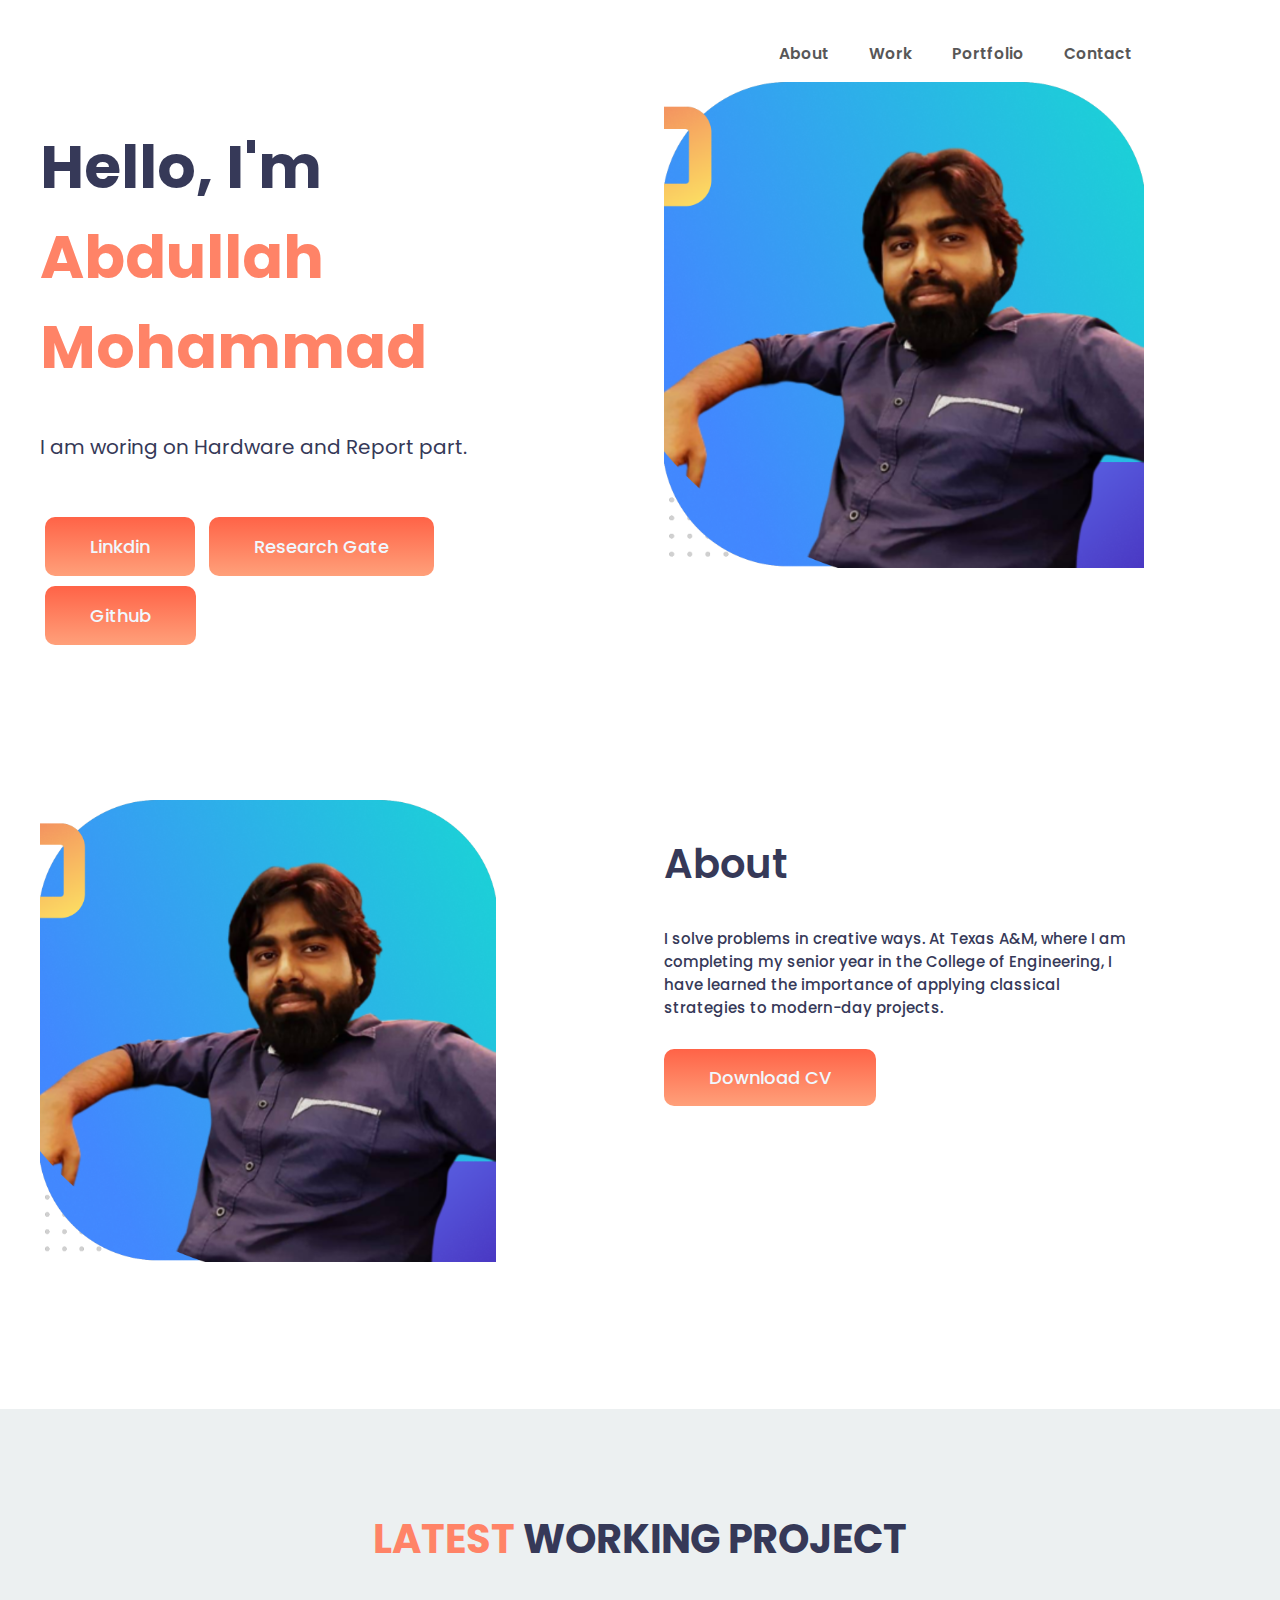
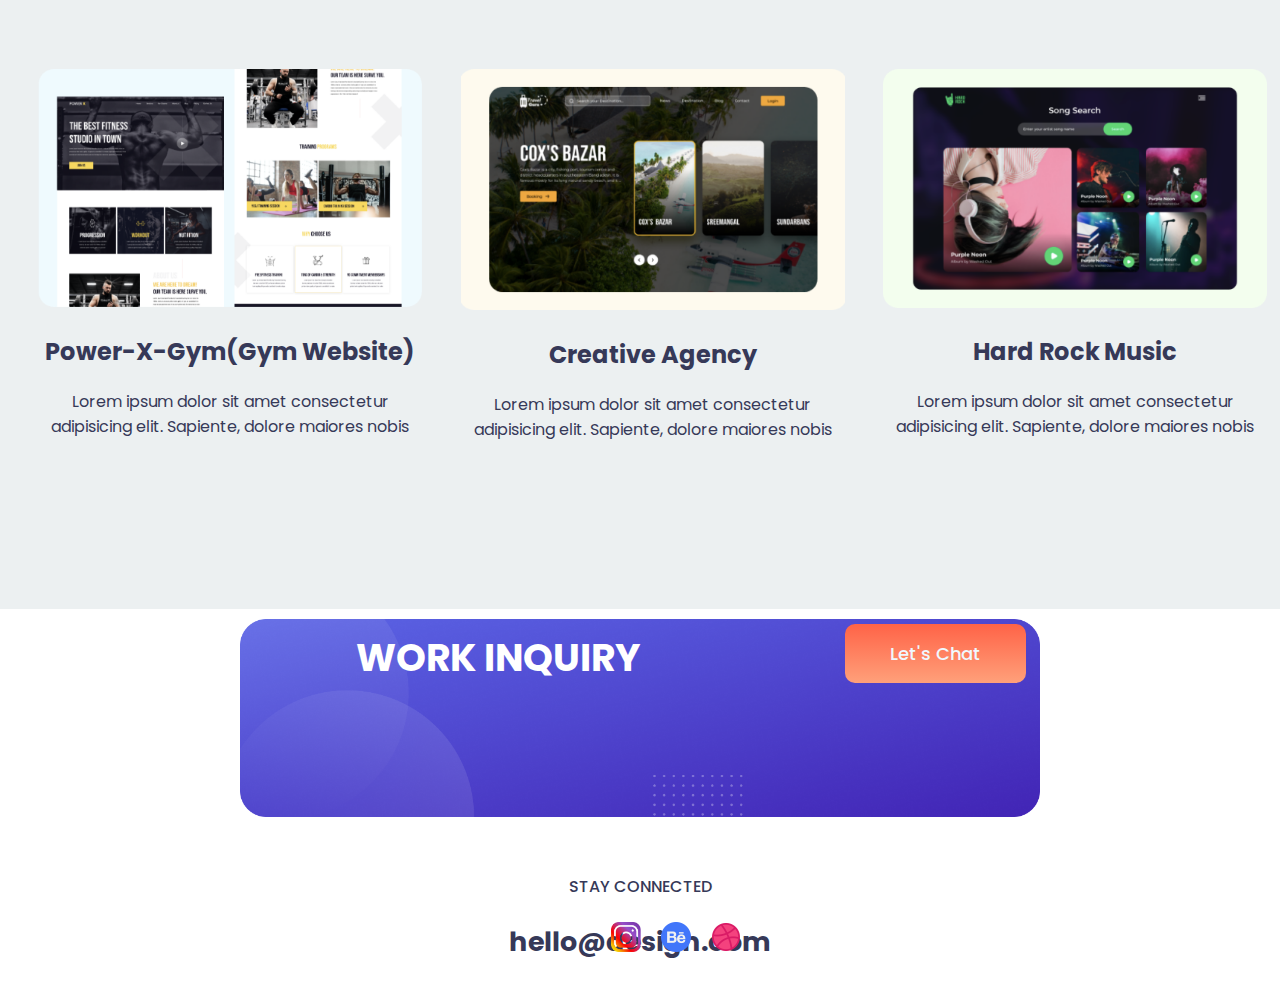
<file: members/abdullah.html>
<!DOCTYPE html>
<html lang="en">
<head>
    <meta charset="UTF-8">
    <meta name="viewport" content="width=device-width, initial-scale=1.0">
    <title>Abdullah Mohammad</title>
    <link rel="stylesheet" href="style3.css">
    <link href="https://fonts.googleapis.com/css2?family=Poppins:ital,wght@0,100;0,200;0,300;0,400;0,500;0,600;0,700;0,800;1,100;1,200;1,300;1,400;1,500;1,600;1,700&display=swap" rel="stylesheet">
</head>
<body>
    <section class="container menu text-right">
        <ul>
            <li><a href="#">About</a></li>
            <li><a href="#">Work</a></li>
            <li><a href="#">Portfolio</a></li>
            <li><a href="#">Contact</a></li>
        </ul>
    </section>

      <!-- Top-Banner-section -->

<section class="top-banner clear container">
    <div class="top-text left">
        <h1>Hello, I'm <span>Abdullah Mohammad</span></h1>
        <p>I am woring on Hardware and Report part.</p>
        <a style="display: inline-block; margin:5px" class="link-button" href="">Linkdin</a>
        <a style="display: inline-block; margin:5px" class="link-button" href="">Research Gate</a>
        <a style="display: inline-block; margin:5px" class="link-button" href="">Github</a>    </div>
    <div class="top-img right">
        <img src="images/Group 3344.png" alt="">
    </div>
</section>


   <!-- middle-Banner-section -->

<section class="middle-banner clear container">
    <div class="img-sec left">
        <img src="images/Group 3344.png" alt="">
    </div>
    <div class="text-sec right">
        <h2>About</h2>
        <p>I solve problems in creative ways. At Texas A&M, where I am completing my senior year in the College of Engineering, I have learned the importance of applying classical strategies to modern-day projects. </p>
        <a class="link-button" target="_blank" href="">Download CV</a>
    </div>
</section>



 <!-- footer-Banner-section -->


 <section class="footer-banner text-center"> 
     <p class="top"><span>LATEST</span> WORKING PROJECT</p>

     <div class="middle clear">
        <div class="first left">
            <img src="images/image 4.png" alt="">
            <h2>Power-X-Gym(Gym Website)</h2>
            <p>Lorem ipsum dolor sit amet consectetur adipisicing elit. Sapiente, dolore maiores nobis</p>
        </div>
        <div class="secend left">
            <img src="images/image 5.png" alt="">
            <h2>Creative Agency</h2>
            <p>Lorem ipsum dolor sit amet consectetur adipisicing elit. Sapiente, dolore maiores nobis</p>
        </div>
        <div class="third left">
            <img src="images/image 8.png" alt="">
            <h2>Hard Rock Music</h2>
            <p>Lorem ipsum dolor sit amet consectetur adipisicing elit. Sapiente, dolore maiores nobis</p>
        </div>
     </div>
 </section>




 <!-- footer-button-section -->



 <section style="margin-top: 10px;" class="footer-button ">
     <img src="images/Group_33094_1.png" alt="">
     <h2>WORK INQUIRY</h2>
    <a class="link-button" href="#">Let's Chat</a>
 </section>


 <!-- footer-end-section -->


<section  class="footer-end text-center">
    <p>STAY CONNECTED</p>
    <h2>hello@design.com</h2>
    <div class="icon clear">
        <a class="left" href="#"><img src="images/image 7.png" alt=""></a>
        <a class="left" href="#"><img src="images/Group 33059.png" alt=""></a>
        <a class="left" href="#"><img src="images/image 6.png" alt=""></a>
    </div>
</section>

</body>
</html>
</file>
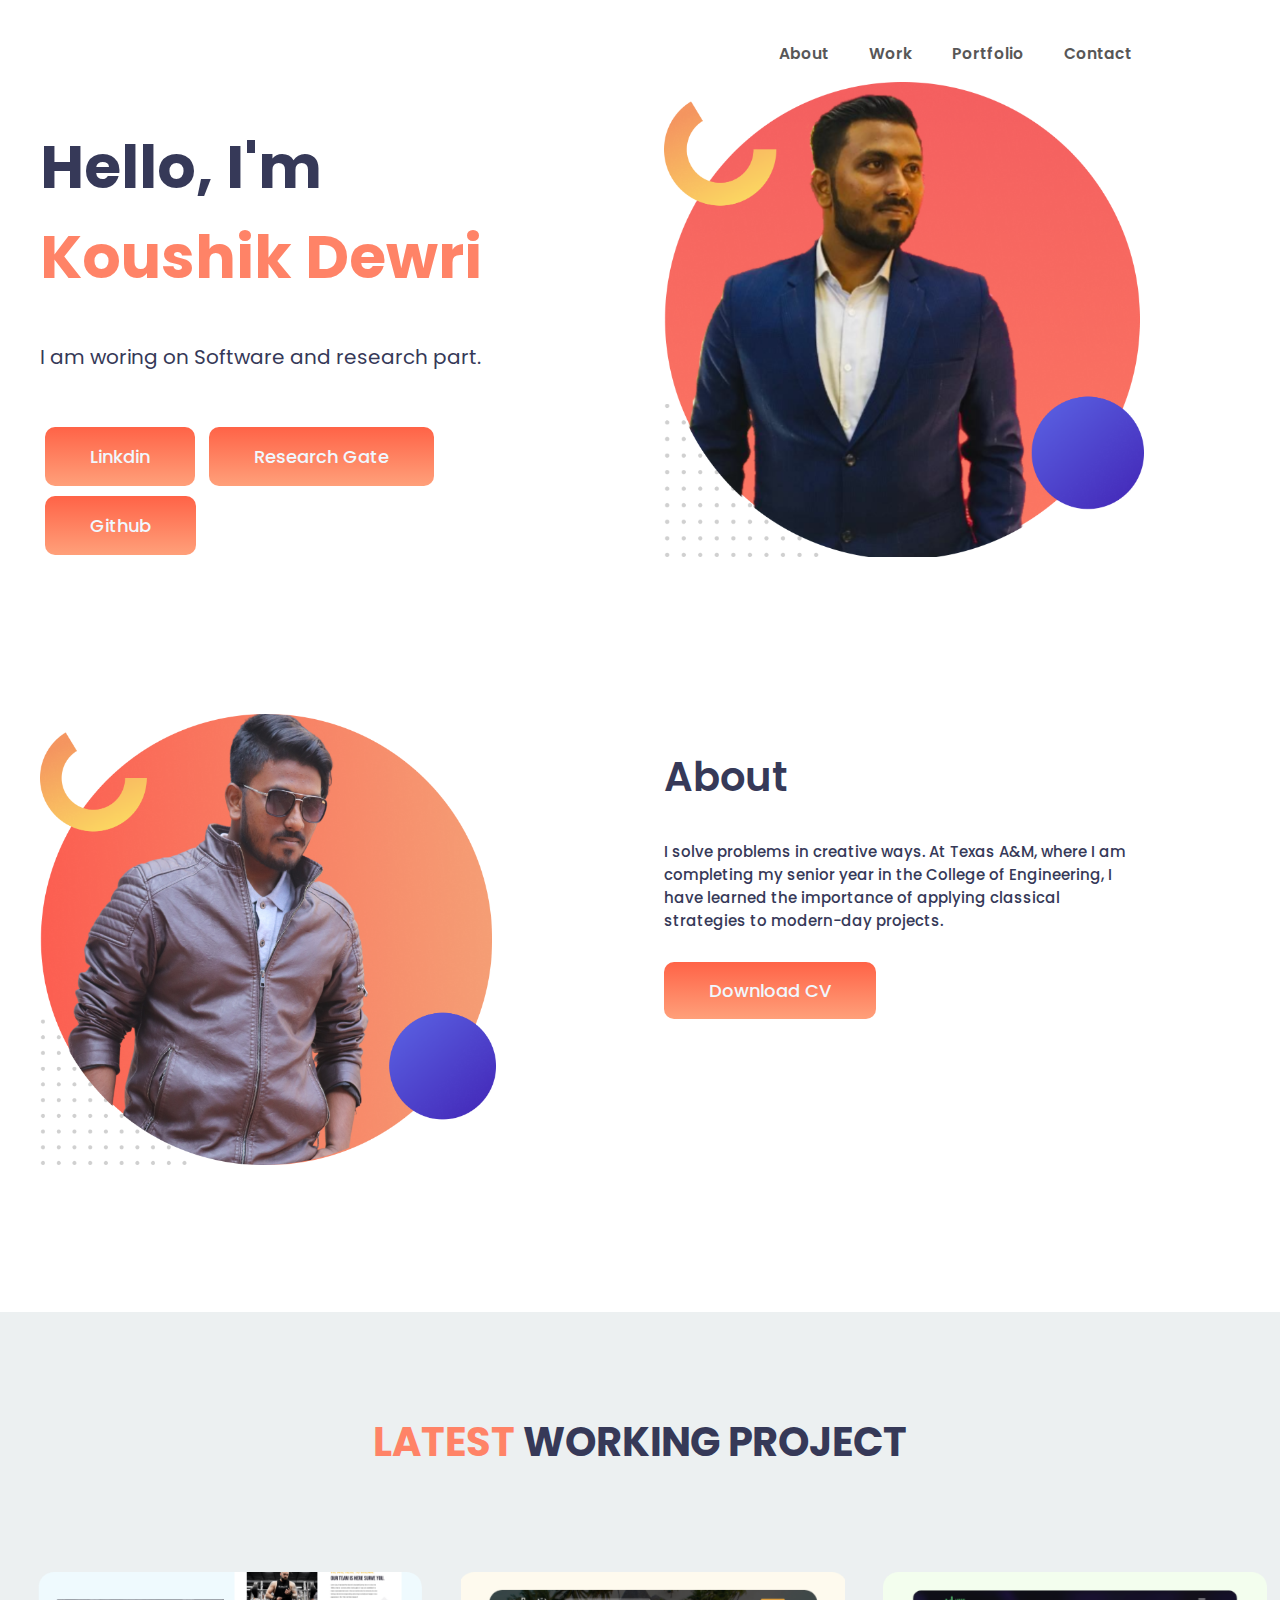
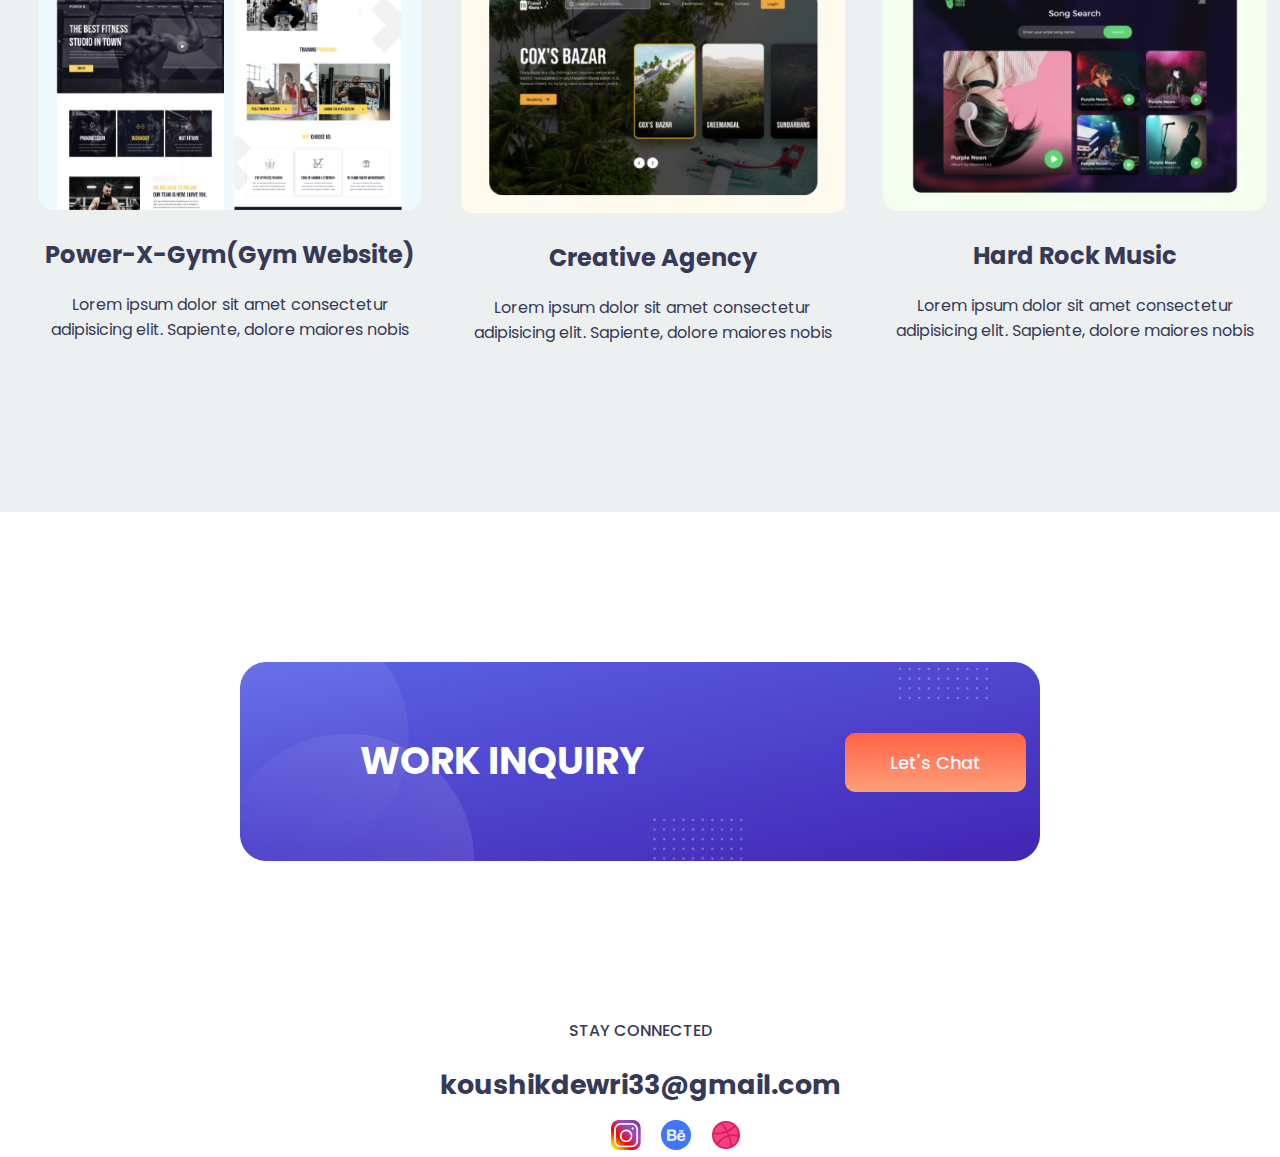
<file: members/koushik.html>
<!DOCTYPE html>
<html lang="en">
<head>
    <meta charset="UTF-8">
    <meta name="viewport" content="width=device-width, initial-scale=1.0">
    <title>Koushik Dewri</title>
    <link rel="stylesheet" href="style1.css">
    <link href="https://fonts.googleapis.com/css2?family=Poppins:ital,wght@0,100;0,200;0,300;0,400;0,500;0,600;0,700;0,800;1,100;1,200;1,300;1,400;1,500;1,600;1,700&display=swap" rel="stylesheet">
</head>
<body>
    <section class="container menu text-right">
        <ul>
            <li><a href="#">About</a></li>
            <li><a href="#">Work</a></li>
            <li><a href="#">Portfolio</a></li>
            <li><a href="#">Contact</a></li>
        </ul>
    </section>

      <!-- Top-Banner-section -->

<section class="top-banner clear container">
    <div class="top-text left">
        <h1>Hello, I'm <span>Koushik Dewri</span></h1>
        <p>I am woring on Software and research part.</p>
        <a style="display: inline-block; margin:5px" class="link-button" href="https://www.linkedin.com/in/koushik-dewri-b025241bb/">Linkdin</a>
        <a style="display: inline-block; margin:5px" class="link-button" href="https://www.researchgate.net/profile/Koushik-Dewri">Research Gate</a>
        <a style="display: inline-block; margin:5px" class="link-button" href="https://github.com/koushik182">Github</a>
    </div>
    <div class="top-img right">
        <img src="images/Group 33080.png" alt="">
    </div>
</section>


   <!-- middle-Banner-section -->

<section class="middle-banner clear container">
    <div class="img-sec left">
        <img src="images/Group 33086.png" alt="">
    </div>
    <div class="text-sec right">
        <h2>About</h2>
        <p>I solve problems in creative ways. At Texas A&M, where I am completing my senior year in the College of Engineering, I have learned the importance of applying classical strategies to modern-day projects. </p>
        <a class="link-button" target="_blank" href="">Download CV</a>
    </div>
</section>



 <!-- footer-Banner-section -->


 <section class="footer-banner text-center"> 
     <p class="top"><span>LATEST</span> WORKING PROJECT</p>

     <div class="middle clear">
        <div class="first left">
            <img src="images/image 4.png" alt="">
            <h2>Power-X-Gym(Gym Website)</h2>
            <p>Lorem ipsum dolor sit amet consectetur adipisicing elit. Sapiente, dolore maiores nobis</p>
        </div>
        <div class="secend left">
            <img src="images/image 5.png" alt="">
            <h2>Creative Agency</h2>
            <p>Lorem ipsum dolor sit amet consectetur adipisicing elit. Sapiente, dolore maiores nobis</p>
        </div>
        <div class="third left">
            <img src="images/image 8.png" alt="">
            <h2>Hard Rock Music</h2>
            <p>Lorem ipsum dolor sit amet consectetur adipisicing elit. Sapiente, dolore maiores nobis</p>
        </div>
     </div>
 </section>




 <!-- footer-button-section -->



 <section class="footer-button ">
     <img src="images/Group_33094_1.png" alt="">
     <h2>WORK INQUIRY</h2>
    <a class="link-button" href="#">Let's Chat</a>
 </section>


 <!-- footer-end-section -->


<section class="footer-end text-center">
    <p>STAY CONNECTED</p>
    <h2>koushikdewri33@gmail.com</h2>
    <div class="icon clear">
        <a class="left" href="#"><img src="images/image 7.png" alt=""></a>
        <a class="left" href="#"><img src="images/Group 33059.png" alt=""></a>
        <a class="left" href="#"><img src="images/image 6.png" alt=""></a>
    </div>
</section>

</body>
</html>
</file>
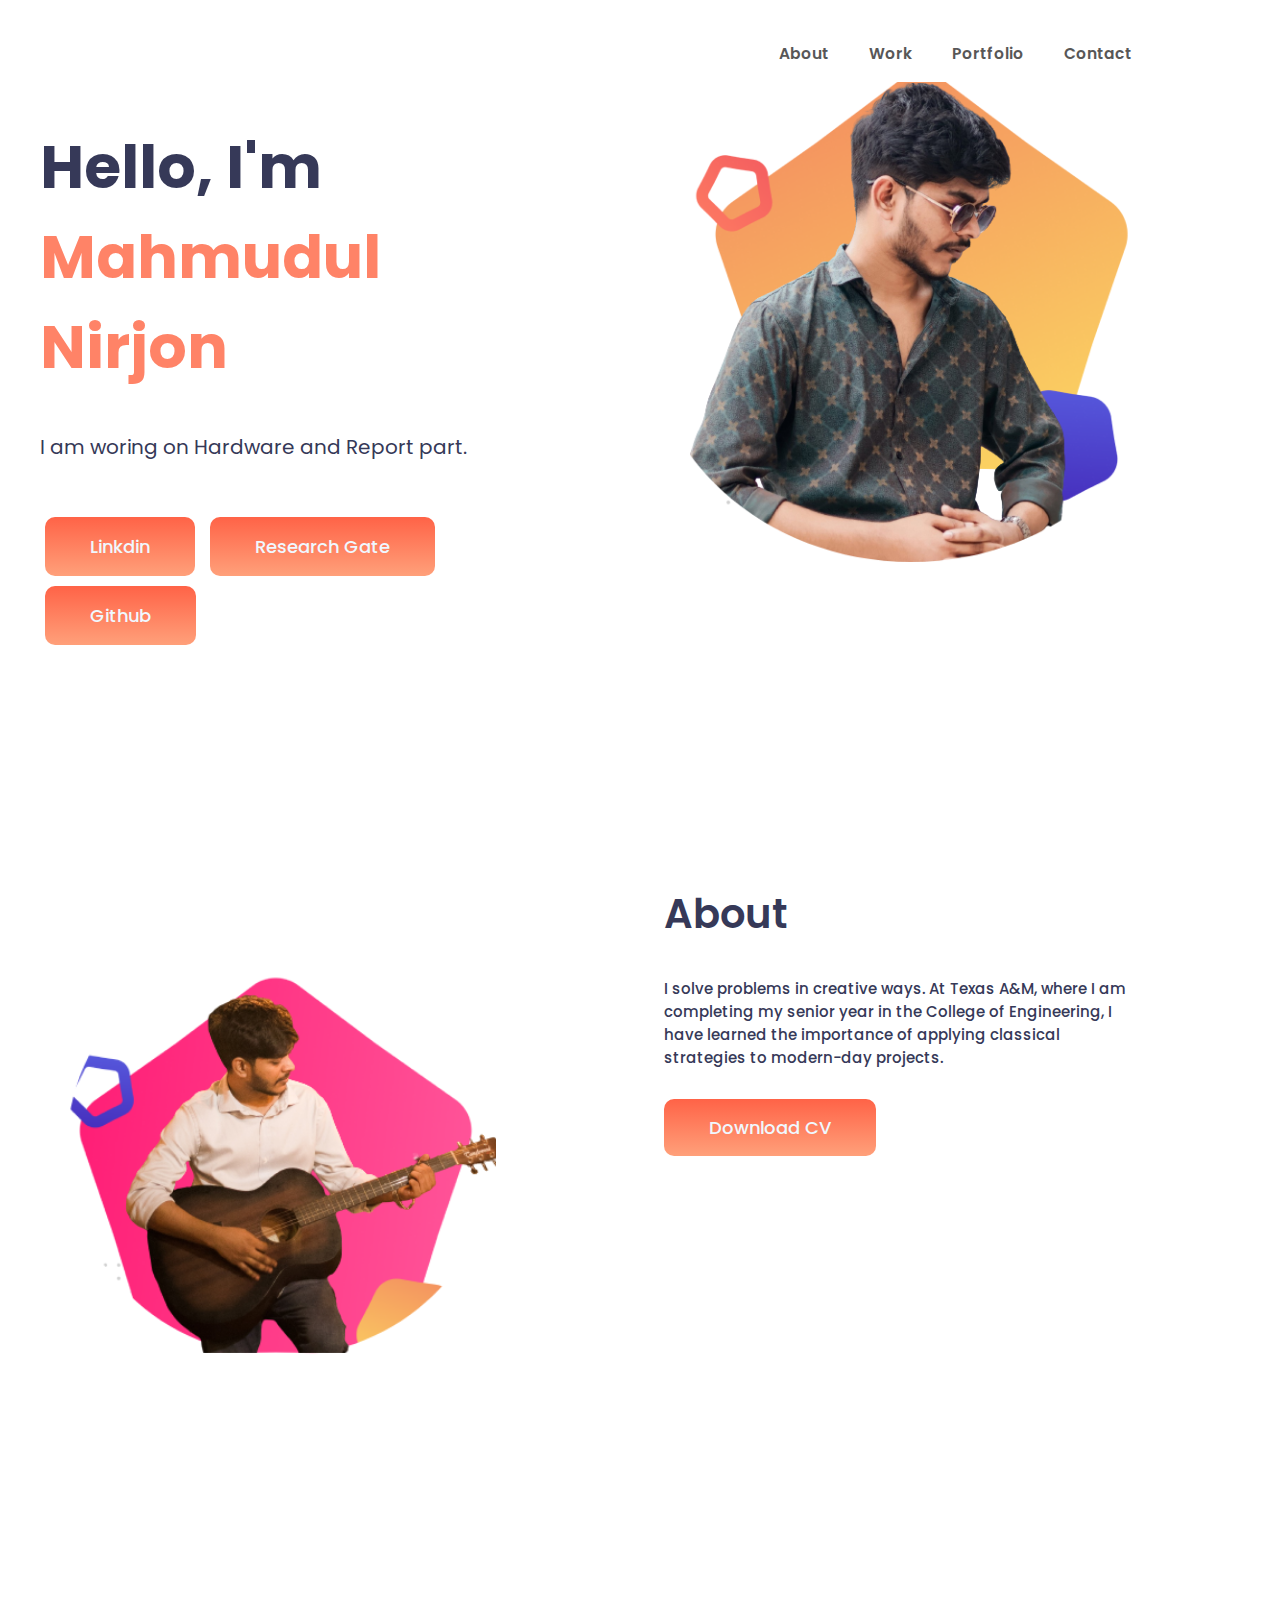
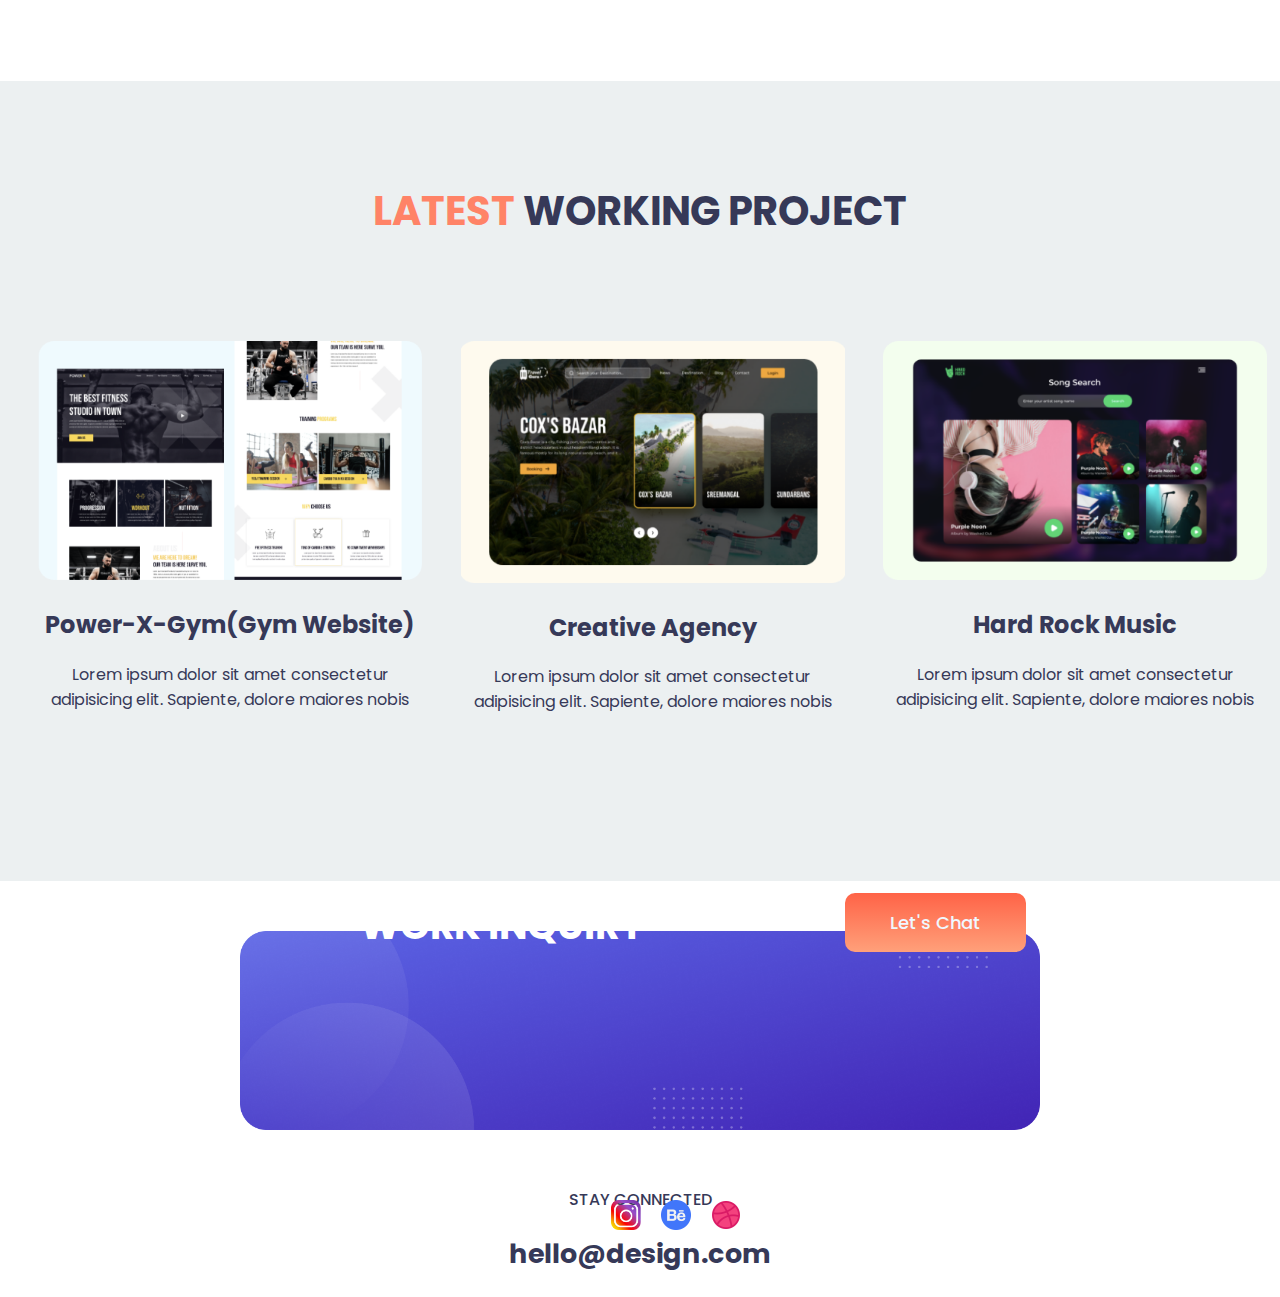
<file: members/nirjon.html>
<!DOCTYPE html>
<html lang="en">
<head>
    <meta charset="UTF-8">
    <meta name="viewport" content="width=device-width, initial-scale=1.0">
    <title>Mahmudul Nirjon</title>
    <link rel="stylesheet" href="style5.css">
    <link href="https://fonts.googleapis.com/css2?family=Poppins:ital,wght@0,100;0,200;0,300;0,400;0,500;0,600;0,700;0,800;1,100;1,200;1,300;1,400;1,500;1,600;1,700&display=swap" rel="stylesheet">
</head>
<body>
    <section class="container menu text-right">
        <ul>
            <li><a href="#">About</a></li>
            <li><a href="#">Work</a></li>
            <li><a href="#">Portfolio</a></li>
            <li><a href="#">Contact</a></li>
        </ul>
    </section>

      <!-- Top-Banner-section -->

<section class="top-banner clear container">
    <div class="top-text left">
        <h1>Hello, I'm <span>Mahmudul Nirjon</span></h1>
        <p>I am woring on Hardware and Report part.<p>
        <a style="display: inline-block; margin:5px" class="link-button" href="">Linkdin</a>
        <a style="display: inline-block; margin:5px" class="link-button" href="">Research Gate</a>
        <a style="display: inline-block; margin:5px" class="link-button" href="">Github</a>
        
    </div>
    
    <div class="top-img right">
        <img src="images/Group 3388.png" alt="">
    </div>
</section>


   <!-- middle-Banner-section -->

<section class="middle-banner clear container">
    <div class="img-sec left">
        <img src="images/Group 3389.png" alt="">
    </div>
    <div class="text-sec right">
        <h2>About</h2>
        <p>I solve problems in creative ways. At Texas A&M, where I am completing my senior year in the College of Engineering, I have learned the importance of applying classical strategies to modern-day projects. </p>
        <a class="link-button" target="_blank" href="#">Download CV</a>
    </div>
</section>



 <!-- footer-Banner-section -->


 <section class="footer-banner text-center"> 
     <p class="top"><span>LATEST</span> WORKING PROJECT</p>

     <div class="middle clear">
        <div class="first left">
            <img src="images/image 4.png" alt="">
            <h2>Power-X-Gym(Gym Website)</h2>
            <p>Lorem ipsum dolor sit amet consectetur adipisicing elit. Sapiente, dolore maiores nobis</p>
        </div>
        <div class="secend left">
            <img src="images/image 5.png" alt="">
            <h2>Creative Agency</h2>
            <p>Lorem ipsum dolor sit amet consectetur adipisicing elit. Sapiente, dolore maiores nobis</p>
        </div>
        <div class="third left">
            <img src="images/image 8.png" alt="">
            <h2>Hard Rock Music</h2>
            <p>Lorem ipsum dolor sit amet consectetur adipisicing elit. Sapiente, dolore maiores nobis</p>
        </div>
     </div>
 </section>




 <!-- footer-button-section -->



 <section class="footer-button ">
    <img src="images/Group_33094_1.png" alt="">
    <h2>WORK INQUIRY</h2>
   <a class="link-button" href="#">Let's Chat</a>
</section>


<!-- footer-end-section -->


<section  class="footer-end text-center">
   <p>STAY CONNECTED</p>
   <h2>hello@design.com</h2>
   <div class="icon clear">
       <a class="left" href="#"><img src="images/image 7.png" alt=""></a>
       <a class="left" href="#"><img src="images/Group 33059.png" alt=""></a>
       <a class="left" href="#"><img src="images/image 6.png" alt=""></a>
   </div>
</section>






</body>
</html>
</file>
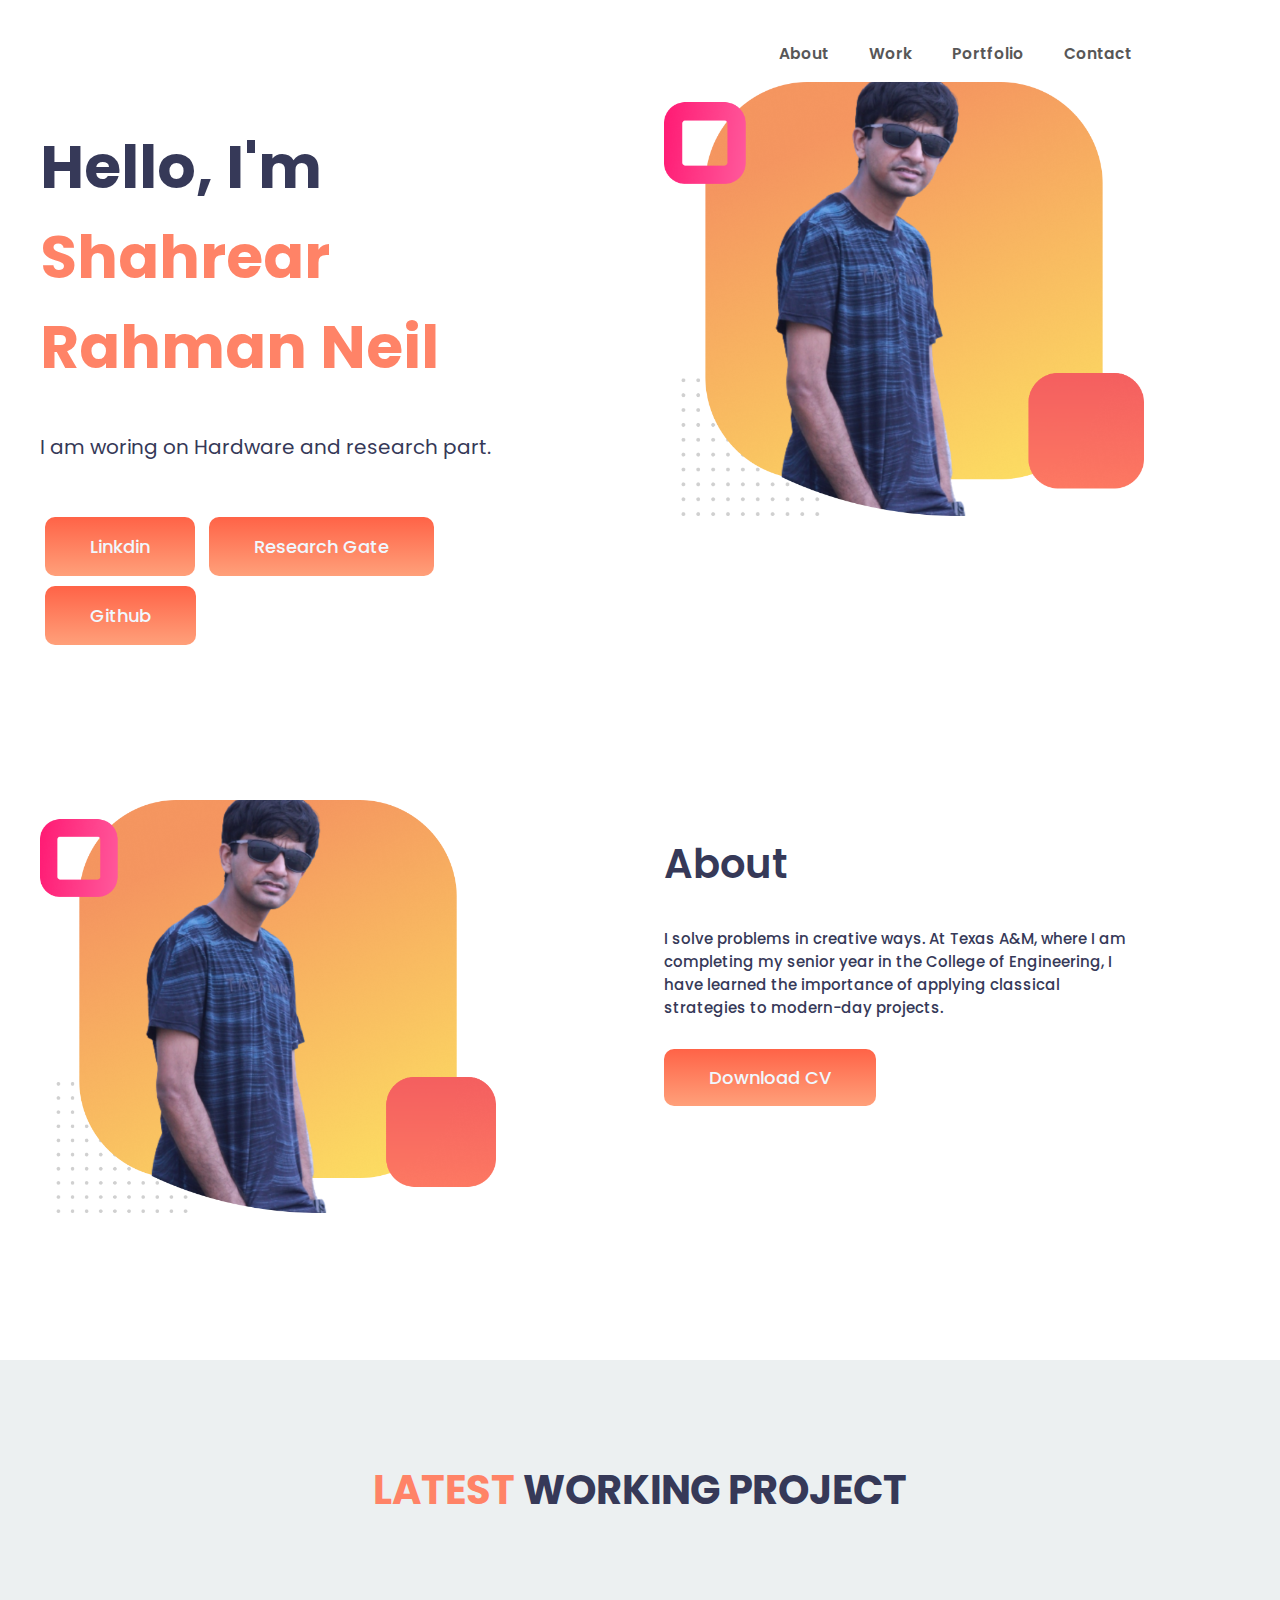
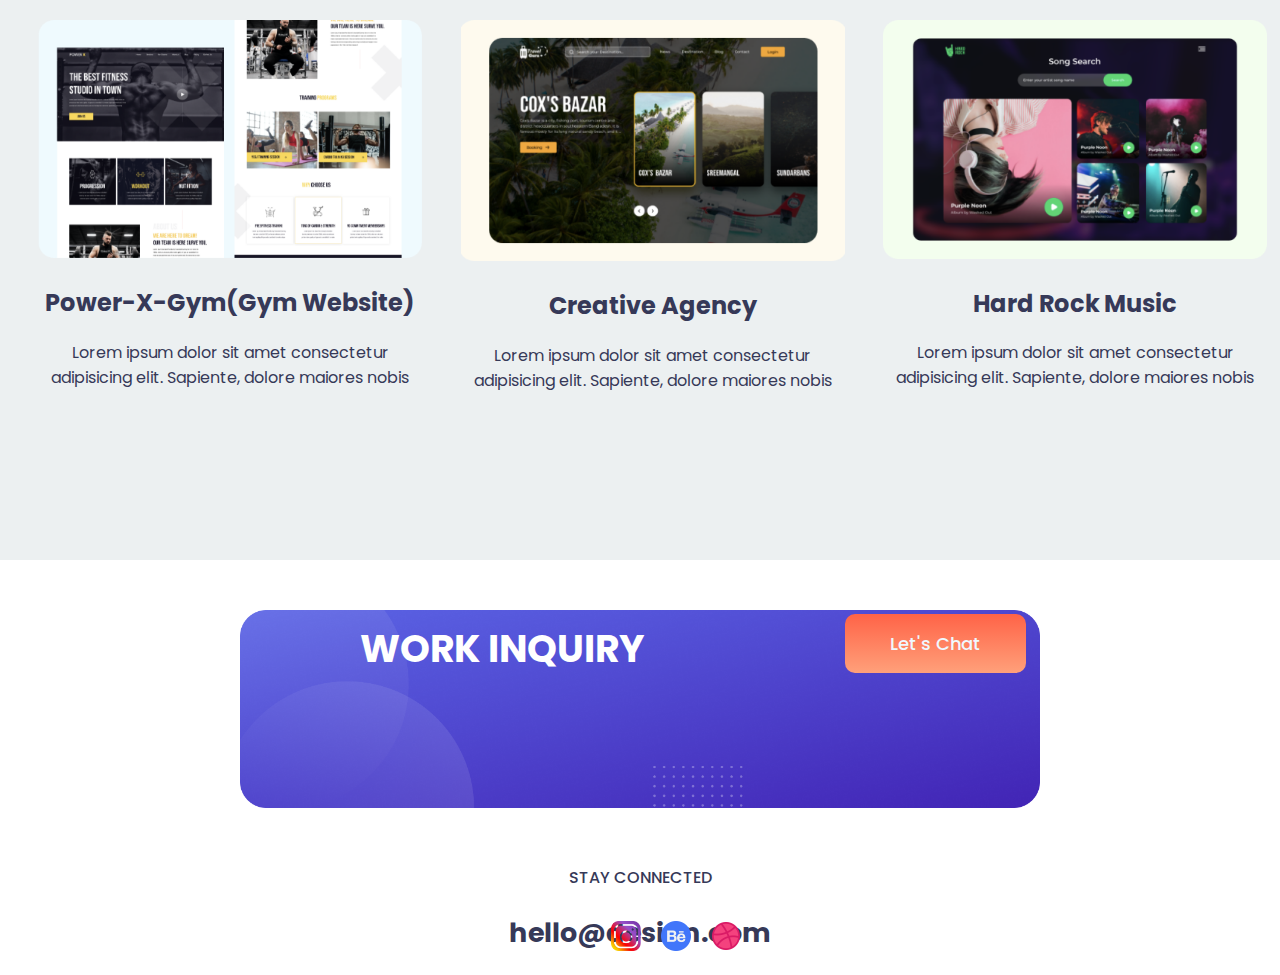
<file: members/shahrear.html>
<!DOCTYPE html>
<html lang="en">
<head>
    <meta charset="UTF-8">
    <meta name="viewport" content="width=device-width, initial-scale=1.0">
    <title>Shahrear Rahman Neil</title>
    <link rel="stylesheet" href="style4.css">
    <link href="https://fonts.googleapis.com/css2?family=Poppins:ital,wght@0,100;0,200;0,300;0,400;0,500;0,600;0,700;0,800;1,100;1,200;1,300;1,400;1,500;1,600;1,700&display=swap" rel="stylesheet">
</head>
<body>
    <section class="container menu text-right">
        <ul>
            <li><a href="#">About</a></li>
            <li><a href="#">Work</a></li>
            <li><a href="#">Portfolio</a></li>
            <li><a href="#">Contact</a></li>
        </ul>
    </section>

      <!-- Top-Banner-section -->

<section class="top-banner clear container">
    <div class="top-text left">
        <h1>Hello, I'm <span>Shahrear Rahman Neil</span></h1>
        <p>I am woring on Hardware and research part.</p>
        <a style="display: inline-block; margin:5px" class="link-button" href="">Linkdin</a>
        <a style="display: inline-block; margin:5px" class="link-button" href="">Research Gate</a>
        <a style="display: inline-block; margin:5px" class="link-button" href="">Github</a>
    </div>
    <div class="top-img right">
        <img src="images/Group 3311.png" alt="">
    </div>
</section>


   <!-- middle-Banner-section -->

<section class="middle-banner clear container">
    <div class="img-sec left">
        <img src="images/Group 3311.png" alt="">
    </div>
    <div class="text-sec right">
        <h2>About</h2>
        <p>I solve problems in creative ways. At Texas A&M, where I am completing my senior year in the College of Engineering, I have learned the importance of applying classical strategies to modern-day projects. </p>
        <a class="link-button" target="_blank" href="">Download CV</a>
    </div>
</section>



 <!-- footer-Banner-section -->


 <section class="footer-banner text-center"> 
     <p class="top"><span>LATEST</span> WORKING PROJECT</p>

     <div class="middle clear">
        <div class="first left">
            <img src="images/image 4.png" alt="">
            <h2>Power-X-Gym(Gym Website)</h2>
            <p>Lorem ipsum dolor sit amet consectetur adipisicing elit. Sapiente, dolore maiores nobis</p>
        </div>
        <div class="secend left">
            <img src="images/image 5.png" alt="">
            <h2>Creative Agency</h2>
            <p>Lorem ipsum dolor sit amet consectetur adipisicing elit. Sapiente, dolore maiores nobis</p>
        </div>
        <div class="third left">
            <img src="images/image 8.png" alt="">
            <h2>Hard Rock Music</h2>
            <p>Lorem ipsum dolor sit amet consectetur adipisicing elit. Sapiente, dolore maiores nobis</p>
        </div>
     </div>
 </section>




 <!-- footer-button-section -->



 <section style="margin-top: 50px;" class="footer-button ">
     <img src="images/Group_33094_1.png" alt="">
     <h2>WORK INQUIRY</h2>
    <a class="link-button" href="#">Let's Chat</a>
 </section>


 <!-- footer-end-section -->


 <section  class="footer-end text-center">
    <p>STAY CONNECTED</p>
    <h2>hello@design.com</h2>
    <div class="icon clear">
        <a class="left" href="#"><img src="images/image 7.png" alt=""></a>
        <a class="left" href="#"><img src="images/Group 33059.png" alt=""></a>
        <a class="left" href="#"><img src="images/image 6.png" alt=""></a>
    </div>
</section>

</body>
</html>
</file>
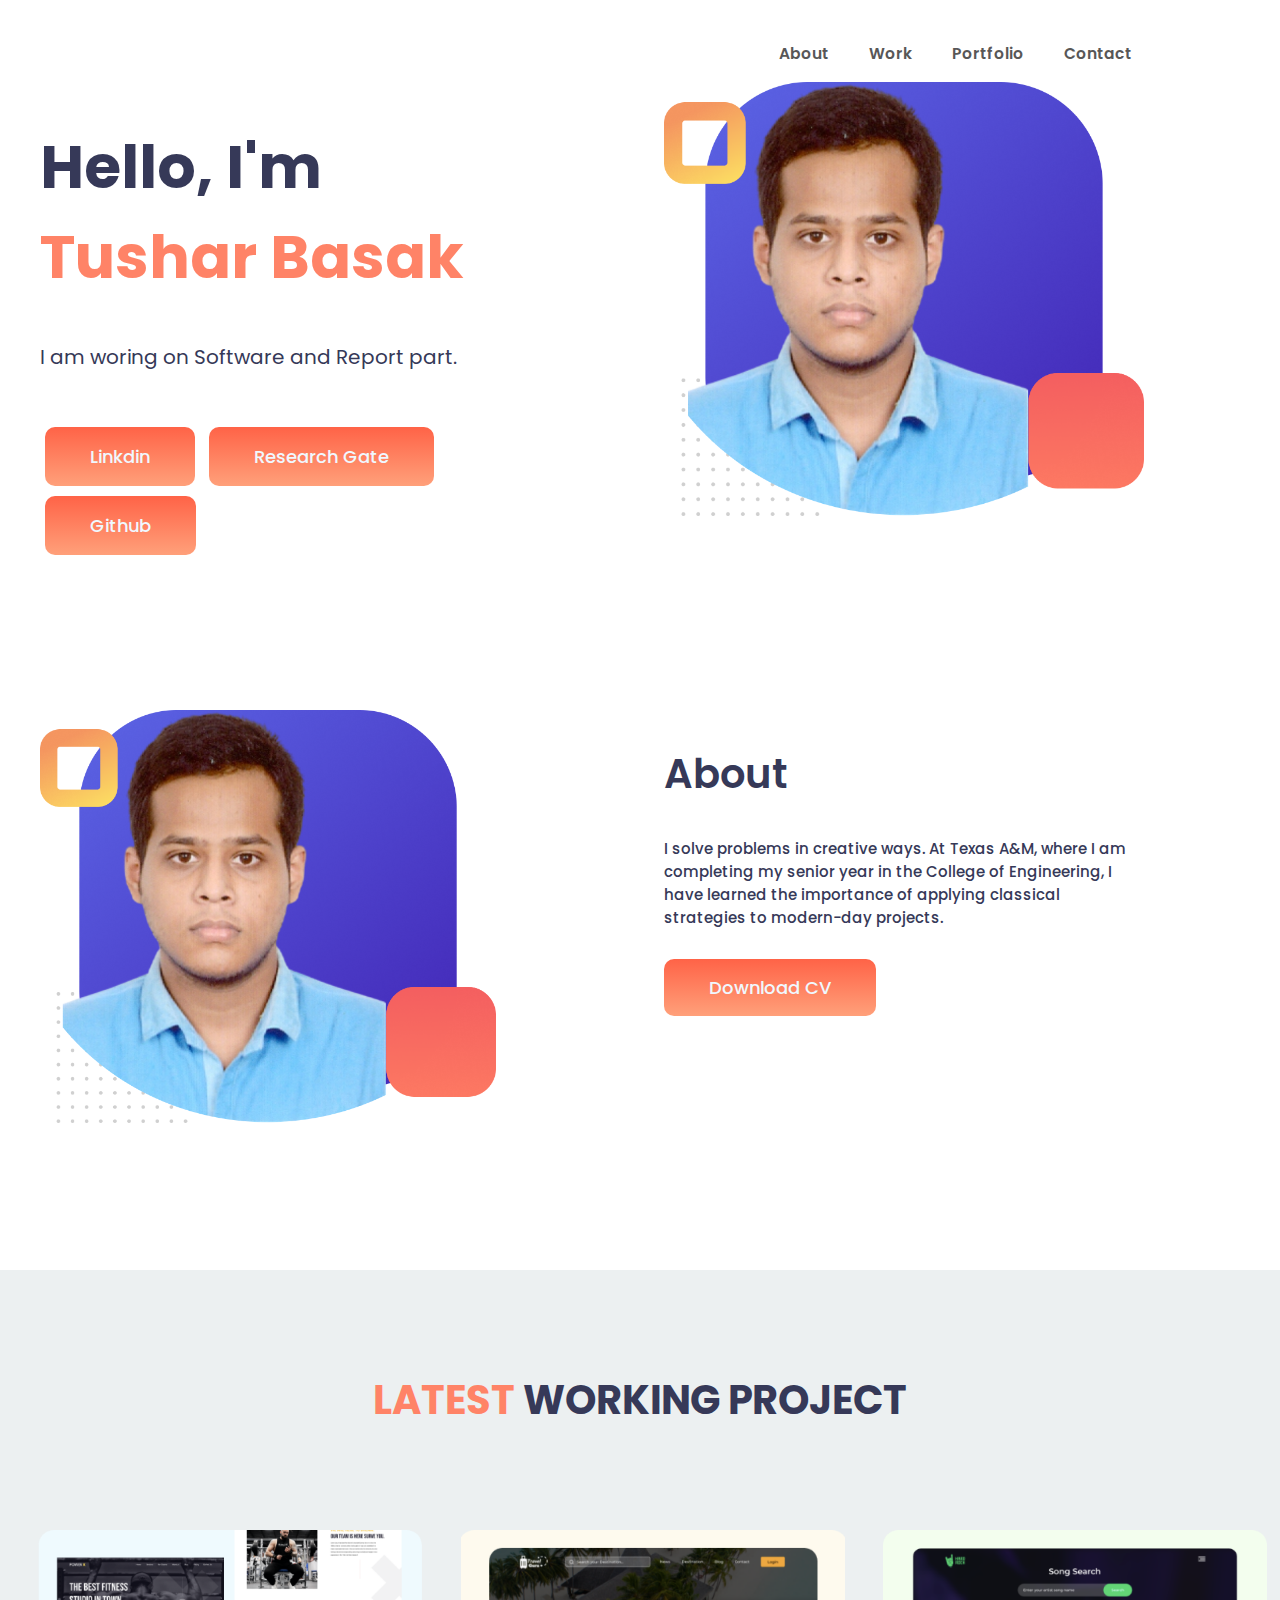
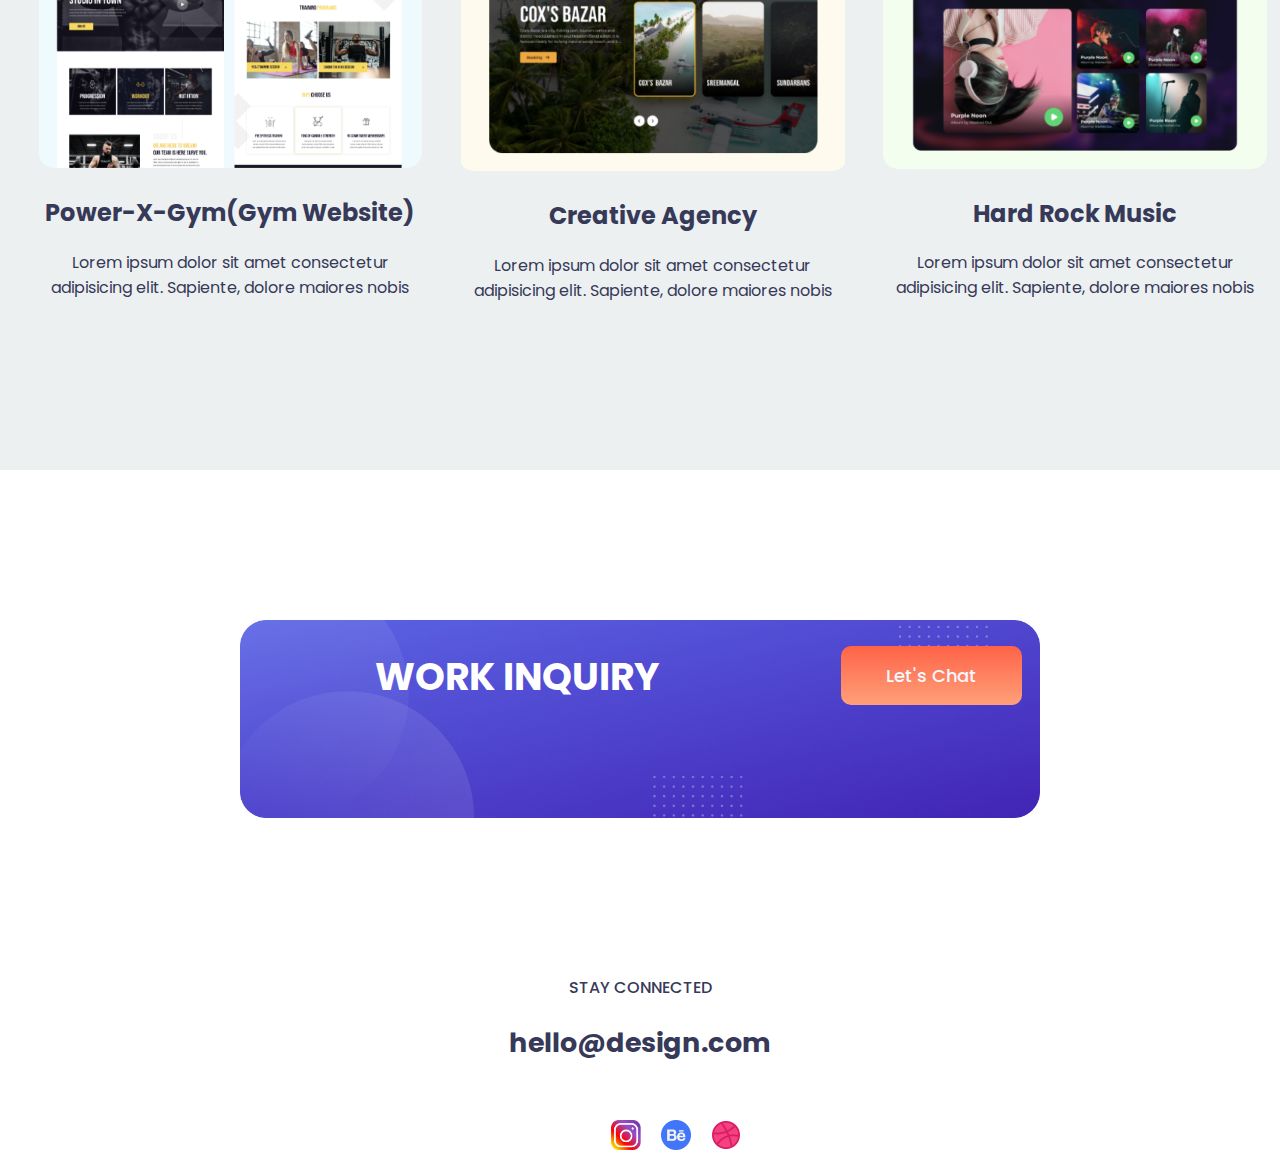
<file: members/tushar.html>
<!DOCTYPE html>
<html lang="en">
<head>
    <meta charset="UTF-8">
    <meta name="viewport" content="width=device-width, initial-scale=1.0">
    <title>Tushar Basak</title>
    <link rel="stylesheet" href="style2.css">
    <link href="https://fonts.googleapis.com/css2?family=Poppins:ital,wght@0,100;0,200;0,300;0,400;0,500;0,600;0,700;0,800;1,100;1,200;1,300;1,400;1,500;1,600;1,700&display=swap" rel="stylesheet">
</head>
<body>
    <section class="container menu text-right">
        <ul>
            <li><a href="#">About</a></li>
            <li><a href="#">Work</a></li>
            <li><a href="#">Portfolio</a></li>
            <li><a href="#">Contact</a></li>
        </ul>
    </section>

      <!-- Top-Banner-section -->

<section class="top-banner clear container">
    <div class="top-text left">
        <h1>Hello, I'm <span>Tushar Basak</span></h1>
        <p>I am woring on Software and Report part.</p>
        <a style="display: inline-block; margin:5px" class="link-button" href="">Linkdin</a>
        <a style="display: inline-block; margin:5px" class="link-button" href="">Research Gate</a>
        <a style="display: inline-block; margin:5px" class="link-button" href="">Github</a>
    </div>
    <div class="top-img right">
        <img src="images/Group 3333.png" alt="">
    </div>
</section>


   <!-- middle-Banner-section -->

<section class="middle-banner clear container">
    <div class="img-sec left">
        <img src="images/Group 3333.png" alt="">
    </div>
    <div class="text-sec right">
        <h2>About</h2>
        <p>I solve problems in creative ways. At Texas A&M, where I am completing my senior year in the College of Engineering, I have learned the importance of applying classical strategies to modern-day projects. </p>
        <a class="link-button" target="_blank" href="https://web.facebook.com/koushikdewri.koushikdewri">Download CV</a>
    </div>
</section>



 <!-- footer-Banner-section -->


 <section class="footer-banner text-center"> 
     <p class="top"><span>LATEST</span> WORKING PROJECT</p>

     <div class="middle clear">
        <div class="first left">
            <img src="images/image 4.png" alt="">
            <h2>Power-X-Gym(Gym Website)</h2>
            <p>Lorem ipsum dolor sit amet consectetur adipisicing elit. Sapiente, dolore maiores nobis</p>
        </div>
        <div class="secend left">
            <img src="images/image 5.png" alt="">
            <h2>Creative Agency</h2>
            <p>Lorem ipsum dolor sit amet consectetur adipisicing elit. Sapiente, dolore maiores nobis</p>
        </div>
        <div class="third left">
            <img src="images/image 8.png" alt="">
            <h2>Hard Rock Music</h2>
            <p>Lorem ipsum dolor sit amet consectetur adipisicing elit. Sapiente, dolore maiores nobis</p>
        </div>
     </div>
 </section>




 <!-- footer-button-section -->



 <section class="footer-button ">
     <img src="images/Group_33094_1.png" alt="">
     <h2>WORK INQUIRY</h2>
    <a class="link-button" href="#">Let's Chat</a>
 </section>


 <!-- footer-end-section -->


<section class="footer-end text-center">
    <p>STAY CONNECTED</p>
    <h2>hello@design.com</h2>
    <div class="icon clear">
        <a class="left" href="#"><img src="images/image 7.png" alt=""></a>
        <a class="left" href="#"><img src="images/Group 33059.png" alt=""></a>
        <a class="left" href="#"><img src="images/image 6.png" alt=""></a>
    </div>
</section>

</body>
</html>
</file>
<file: style.css>
*{
  margin: 0;
  padding: 0;
}
.text-left{
  text-align: left;
}
.text-right{
  text-align: right;
}
.text-center{
  text-align: center;
}
.clear::after{
  content: "";
  clear: both;
  display: block;
}
.left{
  float:left;
}
.right{
  float: right;
}
img{
  max-width: 100%;
}
a{
  text-decoration: none;
}
.container{
  max-width: 1300px;
  margin: auto;
}
body,h1,h2,h3,h4,h5,h6,p,a,span{
  font-family: 'Roboto', sans-serif;
  font-family: 'Work Sans', sans-serif;
}
.defult-btn{
  display: inline-block;
  padding: 9px 23px;
  border-radius: 7px;
  font-weight: 600;
  margin: 13px 6px;
}
.defult-btn:hover{
  background-color: rgba(75, 123, 236,1.0);
  color: white;
  transition: .3s;
  box-shadow:3px 3px 5px 6px #ccc;
}
/* Header Section */

.header-section{
  background: rgba(245, 246, 250,1.0);
  border-bottom: 1px solid #ddd;
  margin: 0px 22px;
  position: fixed;
  top: 0;
  left: -22px;
  width: 100%;
  z-index: 9;
}
.header-section .header-logo{
  width: 30%;
  padding-top: 14px;
padding-bottom: 9px;
}
.header-section .header-menu{
  width:60%;
}
.header-section .header-button{
  width: 10%
}

.header-logo span{
  font-size: 28px;
  color: black;
  font-weight: 500;
  position: absolute;
  left: 80px;
  top: 18px;
}
.header-logo a img{
  width: 45px;
  margin-left: 15px;
}

.header-menu ul li a{
  display: block;
  color: black;
  font-size: 16.5px;
  font-weight: 400;
  padding: 0px 8px;
  transition: .4s;
}
.header-menu ul li a:hover{
  color: rgba(75, 123, 236,1.0);
}
.header-menu ul li{
  display: inline-block;
  margin-left: 25px;
  margin-top: 25px;
  position: relative;
}
/* Dropdown */


.header-menu ul li ul{
  position: absolute;
  left:0;
  top:100%;
  width: 246px;
  line-height: 35px;
  background: #fff;
  margin-top: 27px;
  opacity: 0;
  visibility: hidden;
  transition: .4s;
  transform: scaley(0);
  transform-origin: top center;

}
.header-menu ul li:hover ul{
  opacity: 1;
  visibility: visible;
  transform: scaley(1);
}
.header-menu ul li ul li{
  display: block;
  margin:-1px 15px;
}
.header-menu ul li ul li a{
  border-bottom: .5px solid #95a5a6;
  display: block;
  padding: 10px 10px;
}

/* button */

.header-button a{
  display: inline-block;
  border: 2px solid rgba(75, 123, 236,1.0);
  padding: 10px 16px;;
  border-radius: 7px;
  font-weight: 600;
  margin: 13px 14px;

}

.header-button a:hover{
  background-color: rgba(75, 123, 236,1.0);
  color: white;
  transition: .2s;
  box-shadow:3px 3px 5px 6px #ccc;
}



/* Banner-section */

.banner-section {
  position: relative;
  padding: 150px 0px;
  color: rgb(54, 54, 54);
}

.banner-section::after {
  content: "";
  position: absolute;
  top: 0;
  left: 0;
  right: 0;
  bottom: 0;
  background-image: url(img/mbr-4.jpg);
  background-repeat: no-repeat;
  background-position: center center;
  background-size: cover;
  opacity: 0.5;
  z-index: -1;
}



.banner-content h1{
  font-size: 60px;
  margin: 25px 0px;
}
.banner-content p{
  font-size: 30px;
  margin-bottom: 31px;
}
.banner-content a{
  color: #303435;
  font-size: 25px;
  background-color: white;
  padding: 20px 30px;
}



/* service section */


.service-text{
  margin: 60px 0px;
  margin-bottom: 100px;
  background-color: white;
}
.service-text h1{
   font-size: 57px;
   margin: 30px 0px;
}
.service-text p{
  font-size: 25px;
  margin: 12px 0px;
  color: rgba(99, 110, 114,1.0);
}



.service-box{
  width: 31.3%;
  box-shadow: 1px 1px 30px rgba(0, 0, 0, .05);
  margin-right: 2%;
  margin-bottom: 30px;
  padding: 35px 0px;
  transition: .4s;
}
.service-box:hover{
  box-shadow: 1px 1px 30px rgba(0, 0, 0, .2);
}
.re{
   padding-bottom: 65px;
}
.ta{
  padding-bottom: 65px;
}
.s-icon{
  font-size: 55px;
position: relative;
top: -8px;
color: rgba(9, 132, 227,1.0);
margin: 0px 30px;
}
.s-content{
  text-align: center;
}
.s-content h6{
  font-size: 25px;
    position: relative;
    top: -55px;
    margin-left: 115px;
    text-align: left;
}
.s-content p{
  font-size: 20px;
    position: relative;
    top: -40px;
    left: 0px;
    margin-left: 83px;
    line-height: 30px;
    text-align: left;
    color: rgba(99, 110, 114,1.0);
        padding-left: 34px;
}




/* Price Testimonial */



.price-testimonial .section-title span{
  font-size: 60px;
}
.price-testimonial .section-title p{
  font-size: 25px;
  margin-top: 30px;
  color: rgba(99, 110, 114,1.0);
}
.price-testimonial{
  margin: auto;
}


.price-table{
      width: 1333px;
      margin-left: -17px;
}
.price-table-item{
  width: 31%;
  margin: 100px 15px;
      margin-left: 15px;
      box-shadow: 0 0 50px rgba(0,0,0,0.2);
}
.price-table-item .p-heading{
  border-bottom: 1px solid rgba(223, 230, 233,1.0);
  padding: 100px 26px;
  padding-bottom: 38px;
  transition: .2s;
}
.price-table-item:hover .p-heading{
  background-color: rgba(52, 152, 219,1.0);
  color: white;
}
.price-table-item:hover .p-button{
  background-color: rgba(52, 152, 219,1.0);
}
.price-table-item:hover a{
  color: white;
}

.p-heading .ha{
  font-size: 23px;
    position: relative;
    top: -70px;
    font-weight: 500;
}
.p-heading .hey{
  display: inline-block;
    font-size: 55px;
    position: relative;
top: -45px;
}
.p-heading .h{
  display: inline-block;
font-size: 20px;
position: relative;
top: -45px;
}
.p-heading .head{
  font-size: 23px;
  position: relative;
  top: -20px;
  font-weight: 500;
}
.p-heading p{
  font-size: 24px;
}

.p-content{
  text-align: left;
}
.p-content ul{
  list-style: none;
}
.p-content ul li{
  font-size: 25px;
line-height: 70px;
}
.p-content ul li i{
  color: rgba(46, 134, 222,1.0);
  font-size: 40px;
  margin: 0px 20px;
  margin-left: 50px;
}



.p-button a{
  color:rgba(46, 134, 222,1.0);
  font-size: 27px;
}
.p-button{
  display: inline-block;
  text-align: center;
  margin: 70px 10px;
  padding: 30px 40px;
  border-radius: 15px;
  box-shadow: 0 0 20px rgba(0,0,0,0.8);
  margin-left: 70px;
  cursor: pointer;
}
.p-button:hover{
  background-color: rgba(34, 47, 62,1.0);
  color: white;
  transition: .5s;
  box-shadow:3px 3px 5px 6px #ccc;
}



/* Team Members */


.name{
  display: inline-block;
  height: 100%;
      width: 308px;
      margin: 0px 10px;
}
.name img{
    width: 375px;
}
.team-text h1{
  font-weight: 400;
font-size: 50px;
margin-bottom: 90px;
}


.team-members{
  margin-left: -13px;
    width: 1400px;
}
.name h1{
    font-weight: 500;
    margin: 0px 30px;
    margin-top: 30px;}
.name p{
  font-size: 27px;
    font-weight: 400;
    margin: 10px 32px;
   color:rgba(131, 149, 167,1.0);
}



/* newsletter */



.newsletter-text p{
  font-size: 30px;
  color: rgba(131, 149, 167,1.0);
  margin: 40px 0px;
    margin-top: 190px;
}
.newsletter-text span{
      font-size: 55px;
}
.new-input{
  width: 402px;
  color: #232323;
  border: 1px solid #e4e4e4;
  padding: 19px 24px;
  border-radius: 6px;
  margin: 60px 0px;
  box-shadow: 2.5px 4.33px 30px 0 rgba(64,87,191,0.1);
  font-size: 28px;
  font-weight: 300;
  box-sizing: border-box;
  margin-left: -20px;
}
.new-input:focus{
  box-shadow:3px 4px 30px 0px rgba(30, 55, 153,1.0);
  border: 1px solid rgba(30, 55, 153,.4);
}
.submit-btn{
  background-color: #6278df;
border-color: #6278df;
color: #ffffff;
width: 315px;
    margin-left: 20px;
    padding: 19px 24px;
    border-radius: 6px;
    font-size: 28px;
    font-weight: 600;
}
.submit-btn:hover{
   background-color: white;
   color: #6278df;
 border-color: #6278df;
 box-shadow:3px 4px 30px 0px rgba(30, 55, 153,1.0);
cursor: pointer;
transition: .4s;
}



/* what-new */




.left-text{
  width: 50%;
  font-size: 30px;
}
.right-text{
  width: 50%;
}
.what-new-text h1{
  font-weight: 500;
  margin-left: -10px;
  margin-top: 55px;
}
.what-new-text p{
      font-size: 22px;
      color: rgba(83, 92, 104,1.0);
      width: 670px;
      line-height: 40px;
      margin-top: 35px;
}
.what-new-text{
  margin: 0px 10px;
  margin-bottom: 100px;
  margin-top: 150px;
}




.what-new-content .left-content{
  width: 48%;
}
.what-new-content .right-content{
  width: 48%;
}


.img-content{

  transition: .3s;
}
.img-content:hover{
box-shadow: 0 0 20px rgba(0,0,0,0.2);

}
.img-content img{
  width: 48%;
  height: 100%;
}

.img-text{
  width: 48%;
  position: relative;
top: -180px;

}
.img-text h6{
  font-size: 24px;
font-weight: 500;
margin-bottom: 28px;
}
.img-text p{
  font-size: 25px;
    font-weight: 300;
}





/* Feedback  */





.feedback-content{
  padding: 100px 0px;
}

.f-item{
  margin-top: 100px;
  width: 32%;
  margin-right: 2%;
}
.f-item:last-child{
  margin-right: 0px;
}

.f-text{
  background: rgba(245, 246, 250,1.0);
  box-shadow: 2.5px 4.33px 30px 0 rgba(200, 214, 229,1.0);
  padding: 60px 40px;
  box-sizing: border-box;
  text-align: center;
  margin-bottom: 60px;
  position: relative;
}
.f-text::after{
  content: "";
  position: absolute;
  bottom: -21px;
  left: 0;
  right: 0;
  margin: auto;
  width: 0;
  height: 0;
  border-style: solid;
  border-width: 20px 20px 0 20px;
  border-color: #fff transparent transparent transparent;
}
.f-text p{
  color: #767676;
  font-size: 22px;
  font-weight: 300;
  line-height: 30px;
  position: relative;
}
.f-text p::before{
  content: "\f10d ";
  font-family: FontAwesome;
  position: absolute;
      left: 0px;
  font-size: 100px;
  opacity: .1;
}

.f-img{
  display: inline-block;
  text-align: center;
  margin: -20px 65px;

}

.f-img img{
  border-radius: 100px;
      width: 90px;
}

.f-bio{
  display: inline-block;
      margin-left: 22px;
      text-align:left;
      position: relative;
          top: -25px;
}

.f-bio h5{
  font-size: 24px;
font-weight: 500;
}

.f-bio span {
    opacity: .7;
}




/* contact section */



.contact-section{
  padding: 100px 0px;
}

.content-left-map{
  width: 48%;
}
.content-right-form{
    width: 48%;
}



.content-right-form h4{
  font-size: 25px;
    font-weight: 500;
    margin: 25px 0px;
    margin-top: 70px;
}
.content-right-form p{
  font-size: 22px;
    font-weight: 400;

}

.contact-form .w100{
  width: 100%;
  margin-top: 70px;

}
.contact-form .w50{
  width: 48%;
      margin-bottom: 0px;
    margin-left: 0px;


}
.contact-form .message{
  width: 100%;
  margin-left: 0px;


}
.contact-form .sent-btn{
  width: 150px;
padding: 19px 0px;
font-size: 25px;
font-weight: 500;
}


.footer p{
  font-size: 23px;
margin-top: 75px;
margin-bottom: -65px;
font-weight: 500;
}
</file>
<file: equipments/equipments.css>
/* Basic CSS styling */
body {
    font-family: Arial, sans-serif;
    line-height: 1.6;
    margin: 0;
    padding: 0;
  }
  header {
    background-color: #333;
    color: #fff;
    padding: 1rem;
    text-align: center;
  }
  .container {
    max-width: 1200px;
    margin: 0 auto;
    padding: 2rem;
  }
  .equipment-card {
    border: 1px solid #ddd;
    border-radius: 8px;
    padding: 1rem;
    margin-bottom: 1rem;
  }
  .equipment-image {
    max-width: 25%;
    height: auto;
    border-radius: 8px;
  }
</file>
<file: members/style3.css>
body{
    font-family: 'Poppins', sans-serif;
    margin: 0;
    padding: 0;
  }
  .text-left{
    text-align: left;
  }
  .text-right{
    text-align: right;
  }
  .text-center{
    text-align: center;
  }
  .clear::after{
    content: "";
    clear: both;
    display: block;
  }
  .left{
    float:left;
  }
  .right{
    float: right;
  }
  img{
    width: 100%;
  }
  a{
    text-decoration: none;
  }
  .container{
    max-width: 1200px;
    margin: auto;
  }


/* Menu */

.menu ul{
    margin-right: 100px;
}
.menu ul li{
    display: inline-block;
    margin-left: 20px;
    margin-top: 25px;
}
.menu ul li a{
    color: rgb(88, 87, 87);
    font-size: 15.5px;
    font-weight: 600;
    padding: 0px 8px;
}
.menu{
    width: 100%;
}



/* Top-banner */




.link-button{
    text-decoration: none;
    background-image: linear-gradient(tomato, lightsalmon);
    color:aliceblue;
    font-size:18px;
    font-weight:500;
    padding:16px 45px;
    border-radius: 10px;
}
.top-text{
    width:38%;
    
}
.top-img{
    width:40%;
    margin-left:5%;
    padding-left:2%;
    margin-right: 8%;
}
.top-banner .top-text h1{
    font-size:60px;
    font-weight:700;
    color: rgba(54, 57, 88,100%);
    
}
.top-banner .top-text h1 span{
    color: rgba(255, 131, 103,100%);
}
.top-banner .top-text p{
    font-size: 20px;
    color: rgba(54, 57, 88,100%);
    margin-bottom: 50px;
}


/* Middle-banner */


.middle-banner .text-sec{
    width:40%;
    margin-left:5%;
    padding-left:2%;
    margin-right: 8%;
    margin-top: 150px;
    margin-bottom: 100px;
    
}
.middle-banner .img-sec{
    width:38%;
    margin-top: 150px;
    margin-bottom: 100px;
}
.middle-banner h2{
    font-size: 40px;
    font-weight: 600;
    color: rgba(54, 57, 88,100%);
}
.middle-banner p{
    font-size: 15px;
    font-weight: 500;
    margin-bottom: 45px;
    color: rgba(54, 57, 88,100%);
}




/* footer-banner */



.footer-banner{
    background-color: #ecf0f1;
    margin: auto;
    width: 100%;
    height: 800px;
}
.footer-banner .top{
    padding-top: 100px;
    font-size: 40px;
    font-weight: 700;
    color: rgba(54, 57, 88,100%);
}
.footer-banner .top span{
    color: rgba(255, 131, 103,100%);
}
.middle .first{
    width:30%;
    margin-left:3%;
    margin-top:60px;
}
.middle .secend{
    width:30%;
    margin-left:3%;
    margin-top:60px;
}
.middle .third{
    width:30%;
    margin-left:3%;
    margin-top:60px;

}

.middle p{
    color: rgba(54, 57, 88,100%);
}
.middle h2{
    color: rgba(54, 57, 88,100%);
}



/* footer-button */

.footer-button{
 
    height:100%;
    width: 800px;
    margin: 50px auto;
}
.footer-button a{
    position: absolute;
    left: 845px;
    top: 2224px;

}
.footer-button h2{
    color:white;
    position: absolute;
    left: 356px;
    top: 2197px;
    font-size: 38px;

}




/* footer-end */



 .icon a{
    width:30px;
    margin-left: 20px;
    
}
.icon{
    position: absolute;
    left: 591px;
    top: 2522px;
}
.footer-end p{
    color: rgba(54, 57, 88,100%);
    font-weight: 500;
}
.footer-end h2{
    color: rgba(54, 57, 88,100%);
    font-size: 27px;
}
</file>
<file: members/style1.css>
body{
    font-family: 'Poppins', sans-serif;
    margin: 0;
    padding: 0;
  }
  .text-left{
    text-align: left;
  }
  .text-right{
    text-align: right;
  }
  .text-center{
    text-align: center;
  }
  .clear::after{
    content: "";
    clear: both;
    display: block;
  }
  .left{
    float:left;
  }
  .right{
    float: right;
  }
  img{
    width: 100%;
  }
  a{
    text-decoration: none;
  }
  .container{
    max-width: 1200px;
    margin: auto;
  }


/* Menu */

.menu ul{
    margin-right: 100px;
}
.menu ul li{
    display: inline-block;
    margin-left: 20px;
    margin-top: 25px;
}
.menu ul li a{
    color: rgb(88, 87, 87);
    font-size: 15.5px;
    font-weight: 600;
    padding: 0px 8px;
}
.menu{
    width: 100%;
}



/* Top-banner */




.link-button{
    text-decoration: none;
    background-image: linear-gradient(tomato, lightsalmon);
    color:aliceblue;
    font-size:18px;
    font-weight:500;
    padding:16px 45px;
    border-radius: 10px;
}
.top-text{
    width:38%;
    
}
.top-img{
    width:40%;
    margin-left:5%;
    padding-left:2%;
    margin-right: 8%;
}
.top-banner .top-text h1{
    font-size:60px;
    font-weight:700;
    color: rgba(54, 57, 88,100%);
    
}
.top-banner .top-text h1 span{
    color: rgba(255, 131, 103,100%);
}
.top-banner .top-text p{
    font-size: 20px;
    color: rgba(54, 57, 88,100%);
    margin-bottom: 50px;
}


/* Middle-banner */


.middle-banner .text-sec{
    width:40%;
    margin-left:5%;
    padding-left:2%;
    margin-right: 8%;
    margin-top: 150px;
    margin-bottom: 100px;
    
}
.middle-banner .img-sec{
    width:38%;
    margin-top: 150px;
    margin-bottom: 100px;
}
.middle-banner h2{
    font-size: 40px;
    font-weight: 600;
    color: rgba(54, 57, 88,100%);
}
.middle-banner p{
    font-size: 15px;
    font-weight: 500;
    margin-bottom: 45px;
    color: rgba(54, 57, 88,100%);
}




/* footer-banner */



.footer-banner{
    background-color: #ecf0f1;
    margin: auto;
    width: 100%;
    height: 800px;
}
.footer-banner .top{
    padding-top: 100px;
    font-size: 40px;
    font-weight: 700;
    color: rgba(54, 57, 88,100%);
}
.footer-banner .top span{
    color: rgba(255, 131, 103,100%);
}
.middle .first{
    width:30%;
    margin-left:3%;
    margin-top:60px;
}
.middle .secend{
    width:30%;
    margin-left:3%;
    margin-top:60px;
}
.middle .third{
    width:30%;
    margin-left:3%;
    margin-top:60px;

}

.middle p{
    color: rgba(54, 57, 88,100%);
}
.middle h2{
    color: rgba(54, 57, 88,100%);
}



/* footer-button */

.footer-button{
 
    height:100%;
    width: 800px;
    margin: 150px auto;
}
.footer-button a{
    position: absolute;
    left: 845px;
    top: 2333px;

}
.footer-button h2{
    color:white;
    position: absolute;
    left: 360px;
    top: 2300px;
    font-size: 38px;

}




/* footer-end */



 .icon a{
    width:30px;
    margin-left: 20px;
    
}
.icon{
    position: absolute;
    left: 591px;
    top: 2720px;
}
.footer-end p{
    color: rgba(54, 57, 88,100%);
    font-weight: 500;
}
.footer-end h2{
    color: rgba(54, 57, 88,100%);
    font-size: 27px;
}
</file>
<file: members/style5.css>
body{
    font-family: 'Poppins', sans-serif;
    margin: 0;
    padding: 0;
  }
  .text-left{
    text-align: left;
  }
  .text-right{
    text-align: right;
  }
  .text-center{
    text-align: center;
  }
  .clear::after{
    content: "";
    clear: both;
    display: block;
  }
  .left{
    float:left;
  }
  .right{
    float: right;
  }
  img{
    width: 100%;
  }
  a{
    text-decoration: none;
  }
  .container{
    max-width: 1200px;
    margin: auto;
  }


/* Menu */

.menu ul{
    margin-right: 100px;
}
.menu ul li{
    display: inline-block;
    margin-left: 20px;
    margin-top: 25px;
}
.menu ul li a{
    color: rgb(88, 87, 87);
    font-size: 15.5px;
    font-weight: 600;
    padding: 0px 8px;
}
.menu{
    width: 100%;
}



/* Top-banner */




.link-button{
    text-decoration: none;
    background-image: linear-gradient(tomato, lightsalmon);
    color:aliceblue;
    font-size:18px;
    font-weight:500;
    padding:16px 45px;
    border-radius: 10px;
}
.top-text{
    width:38%;
    
}
.top-img{
    width:40%;
    margin-left:5%;
    padding-left:2%;
    margin-right: 8%;
}
.top-banner .top-text h1{
    font-size:60px;
    font-weight:700;
    color: rgba(54, 57, 88,100%);
    
}
.top-banner .top-text h1 span{
    color: rgba(255, 131, 103,100%);
}
.top-banner .top-text p{
    font-size: 20px;
    color: rgba(54, 57, 88,100%);
    margin-bottom: 50px;
}


/* Middle-banner */


.middle-banner .text-sec{
    width:40%;
    margin-left:5%;
    padding-left:2%;
    margin-right: 8%;
    margin-top: 150px;
    margin-bottom: 100px;
    
}
.middle-banner .img-sec{
    width:38%;
    margin-top: 150px;
    margin-bottom: 100px;
}
.middle-banner h2{
    font-size: 40px;
    font-weight: 600;
    color: rgba(54, 57, 88,100%);
}
.middle-banner p{
    font-size: 15px;
    font-weight: 500;
    margin-bottom: 45px;
    color: rgba(54, 57, 88,100%);
}




/* footer-banner */



.footer-banner{
    background-color: #ecf0f1;
    margin: auto;
    width: 100%;
    height: 800px;
}
.footer-banner .top{
    padding-top: 100px;
    font-size: 40px;
    font-weight: 700;
    color: rgba(54, 57, 88,100%);
}
.footer-banner .top span{
    color: rgba(255, 131, 103,100%);
}
.middle .first{
    width:30%;
    margin-left:3%;
    margin-top:60px;
}
.middle .secend{
    width:30%;
    margin-left:3%;
    margin-top:60px;
}
.middle .third{
    width:30%;
    margin-left:3%;
    margin-top:60px;

}

.middle p{
    color: rgba(54, 57, 88,100%);
}
.middle h2{
    color: rgba(54, 57, 88,100%);
}



/* footer-button */

.footer-button{
 
    height:100%;
    width: 800px;
    margin: 50px auto;
}
.footer-button a{
    position: absolute;
    left: 845px;
    top: 2493px;

}
.footer-button h2{
    color:white;
    position: absolute;
    left: 360px;
    top: 2465px;
    font-size: 38px;

}




/* footer-end */



 .icon a{
    width:30px;
    margin-left: 20px;
    
}
.icon{
    position: absolute;
    left: 591px;
    top: 2800px;
}
.footer-end p{
    color: rgba(54, 57, 88,100%);
    font-weight: 500;
}
.footer-end h2{
    color: rgba(54, 57, 88,100%);
    font-size: 27px;
}
</file>
<file: members/style4.css>
body{
    font-family: 'Poppins', sans-serif;
    margin: 0;
    padding: 0;
  }
  .text-left{
    text-align: left;
  }
  .text-right{
    text-align: right;
  }
  .text-center{
    text-align: center;
  }
  .clear::after{
    content: "";
    clear: both;
    display: block;
  }
  .left{
    float:left;
  }
  .right{
    float: right;
  }
  img{
    width: 100%;
  }
  a{
    text-decoration: none;
  }
  .container{
    max-width: 1200px;
    margin: auto;
  }


/* Menu */

.menu ul{
    margin-right: 100px;
}
.menu ul li{
    display: inline-block;
    margin-left: 20px;
    margin-top: 25px;
}
.menu ul li a{
    color: rgb(88, 87, 87);
    font-size: 15.5px;
    font-weight: 600;
    padding: 0px 8px;
}
.menu{
    width: 100%;
}



/* Top-banner */




.link-button{
    text-decoration: none;
    background-image: linear-gradient(tomato, lightsalmon);
    color:aliceblue;
    font-size:18px;
    font-weight:500;
    padding:16px 45px;
    border-radius: 10px;
}
.top-text{
    width:38%;
    
}
.top-img{
    width:40%;
    margin-left:5%;
    padding-left:2%;
    margin-right: 8%;
}
.top-banner .top-text h1{
    font-size:60px;
    font-weight:700;
    color: rgba(54, 57, 88,100%);
    
}
.top-banner .top-text h1 span{
    color: rgba(255, 131, 103,100%);
}
.top-banner .top-text p{
    font-size: 20px;
    color: rgba(54, 57, 88,100%);
    margin-bottom: 50px;
}


/* Middle-banner */


.middle-banner .text-sec{
    width:40%;
    margin-left:5%;
    padding-left:2%;
    margin-right: 8%;
    margin-top: 150px;
    margin-bottom: 100px;
    
}
.middle-banner .img-sec{
    width:38%;
    margin-top: 150px;
    margin-bottom: 100px;
}
.middle-banner h2{
    font-size: 40px;
    font-weight: 600;
    color: rgba(54, 57, 88,100%);
}
.middle-banner p{
    font-size: 15px;
    font-weight: 500;
    margin-bottom: 45px;
    color: rgba(54, 57, 88,100%);
}




/* footer-banner */



.footer-banner{
    background-color: #ecf0f1;
    margin: auto;
    width: 100%;
    height: 800px;
}
.footer-banner .top{
    padding-top: 100px;
    font-size: 40px;
    font-weight: 700;
    color: rgba(54, 57, 88,100%);
}
.footer-banner .top span{
    color: rgba(255, 131, 103,100%);
}
.middle .first{
    width:30%;
    margin-left:3%;
    margin-top:60px;
}
.middle .secend{
    width:30%;
    margin-left:3%;
    margin-top:60px;
}
.middle .third{
    width:30%;
    margin-left:3%;
    margin-top:60px;

}

.middle p{
    color: rgba(54, 57, 88,100%);
}
.middle h2{
    color: rgba(54, 57, 88,100%);
}



/* footer-button */

.footer-button{
 
    height:100%;
    width: 800px;
    margin: 50px auto;
}
.footer-button a{
    position: absolute;
    left: 845px;
    top: 2214px;

}
.footer-button h2{
    color:white;
    position: absolute;
    left: 360px;
    top: 2188px;
    font-size: 38px;

}




/* footer-end */



 .icon a{
    width:30px;
    margin-left: 20px;
    
}
.icon{
    position: absolute;
    left: 591px;
    top: 2521px;
}
.footer-end p{
    color: rgba(54, 57, 88,100%);
    font-weight: 500;
}
.footer-end h2{
    color: rgba(54, 57, 88,100%);
    font-size: 27px;
}
</file>
<file: members/style2.css>
body{
    font-family: 'Poppins', sans-serif;
    margin: 0;
    padding: 0;
  }
  .text-left{
    text-align: left;
  }
  .text-right{
    text-align: right;
  }
  .text-center{
    text-align: center;
  }
  .clear::after{
    content: "";
    clear: both;
    display: block;
  }
  .left{
    float:left;
  }
  .right{
    float: right;
  }
  img{
    width: 100%;
  }
  a{
    text-decoration: none;
  }
  .container{
    max-width: 1200px;
    margin: auto;
  }


/* Menu */

.menu ul{
    margin-right: 100px;
}
.menu ul li{
    display: inline-block;
    margin-left: 20px;
    margin-top: 25px;
}
.menu ul li a{
    color: rgb(88, 87, 87);
    font-size: 15.5px;
    font-weight: 600;
    padding: 0px 8px;
}
.menu{
    width: 100%;
}



/* Top-banner */




.link-button{
    text-decoration: none;
    background-image: linear-gradient(tomato, lightsalmon);
    color:aliceblue;
    font-size:18px;
    font-weight:500;
    padding:16px 45px;
    border-radius: 10px;
}
.top-text{
    width:38%;
    
}
.top-img{
    width:40%;
    margin-left:5%;
    padding-left:2%;
    margin-right: 8%;
}
.top-banner .top-text h1{
    font-size:60px;
    font-weight:700;
    color: rgba(54, 57, 88,100%);
    
}
.top-banner .top-text h1 span{
    color: rgba(255, 131, 103,100%);
}
.top-banner .top-text p{
    font-size: 20px;
    color: rgba(54, 57, 88,100%);
    margin-bottom: 50px;
}


/* Middle-banner */


.middle-banner .text-sec{
    width:40%;
    margin-left:5%;
    padding-left:2%;
    margin-right: 8%;
    margin-top: 150px;
    margin-bottom: 100px;
    
}
.middle-banner .img-sec{
    width:38%;
    margin-top: 150px;
    margin-bottom: 100px;
}
.middle-banner h2{
    font-size: 40px;
    font-weight: 600;
    color: rgba(54, 57, 88,100%);
}
.middle-banner p{
    font-size: 15px;
    font-weight: 500;
    margin-bottom: 45px;
    color: rgba(54, 57, 88,100%);
}




/* footer-banner */



.footer-banner{
    background-color: #ecf0f1;
    margin: auto;
    width: 100%;
    height: 800px;
}
.footer-banner .top{
    padding-top: 100px;
    font-size: 40px;
    font-weight: 700;
    color: rgba(54, 57, 88,100%);
}
.footer-banner .top span{
    color: rgba(255, 131, 103,100%);
}
.middle .first{
    width:30%;
    margin-left:3%;
    margin-top:60px;
}
.middle .secend{
    width:30%;
    margin-left:3%;
    margin-top:60px;
}
.middle .third{
    width:30%;
    margin-left:3%;
    margin-top:60px;

}

.middle p{
    color: rgba(54, 57, 88,100%);
}
.middle h2{
    color: rgba(54, 57, 88,100%);
}



/* footer-button */

.footer-button{
 
    height:50%;
    width: 800px;
    margin: 150px auto;
}
.footer-button a{
    position: absolute;
    left: 841px;
    top: 2246px;

}
.footer-button h2{
    color:white;
    position: absolute;
    left: 375px;
    top: 2216px;
    font-size: 38px;

}




/* footer-end */



 .icon a{
    width:30px;
    margin-left: 20px;
    
}
.icon{
    position: absolute;
    left: 591px;
    top: 2720px;
}
.footer-end p{
    color: rgba(54, 57, 88,100%);
    font-weight: 500;
}
.footer-end h2{
    color: rgba(54, 57, 88,100%);
    font-size: 27px;
}
</file>
